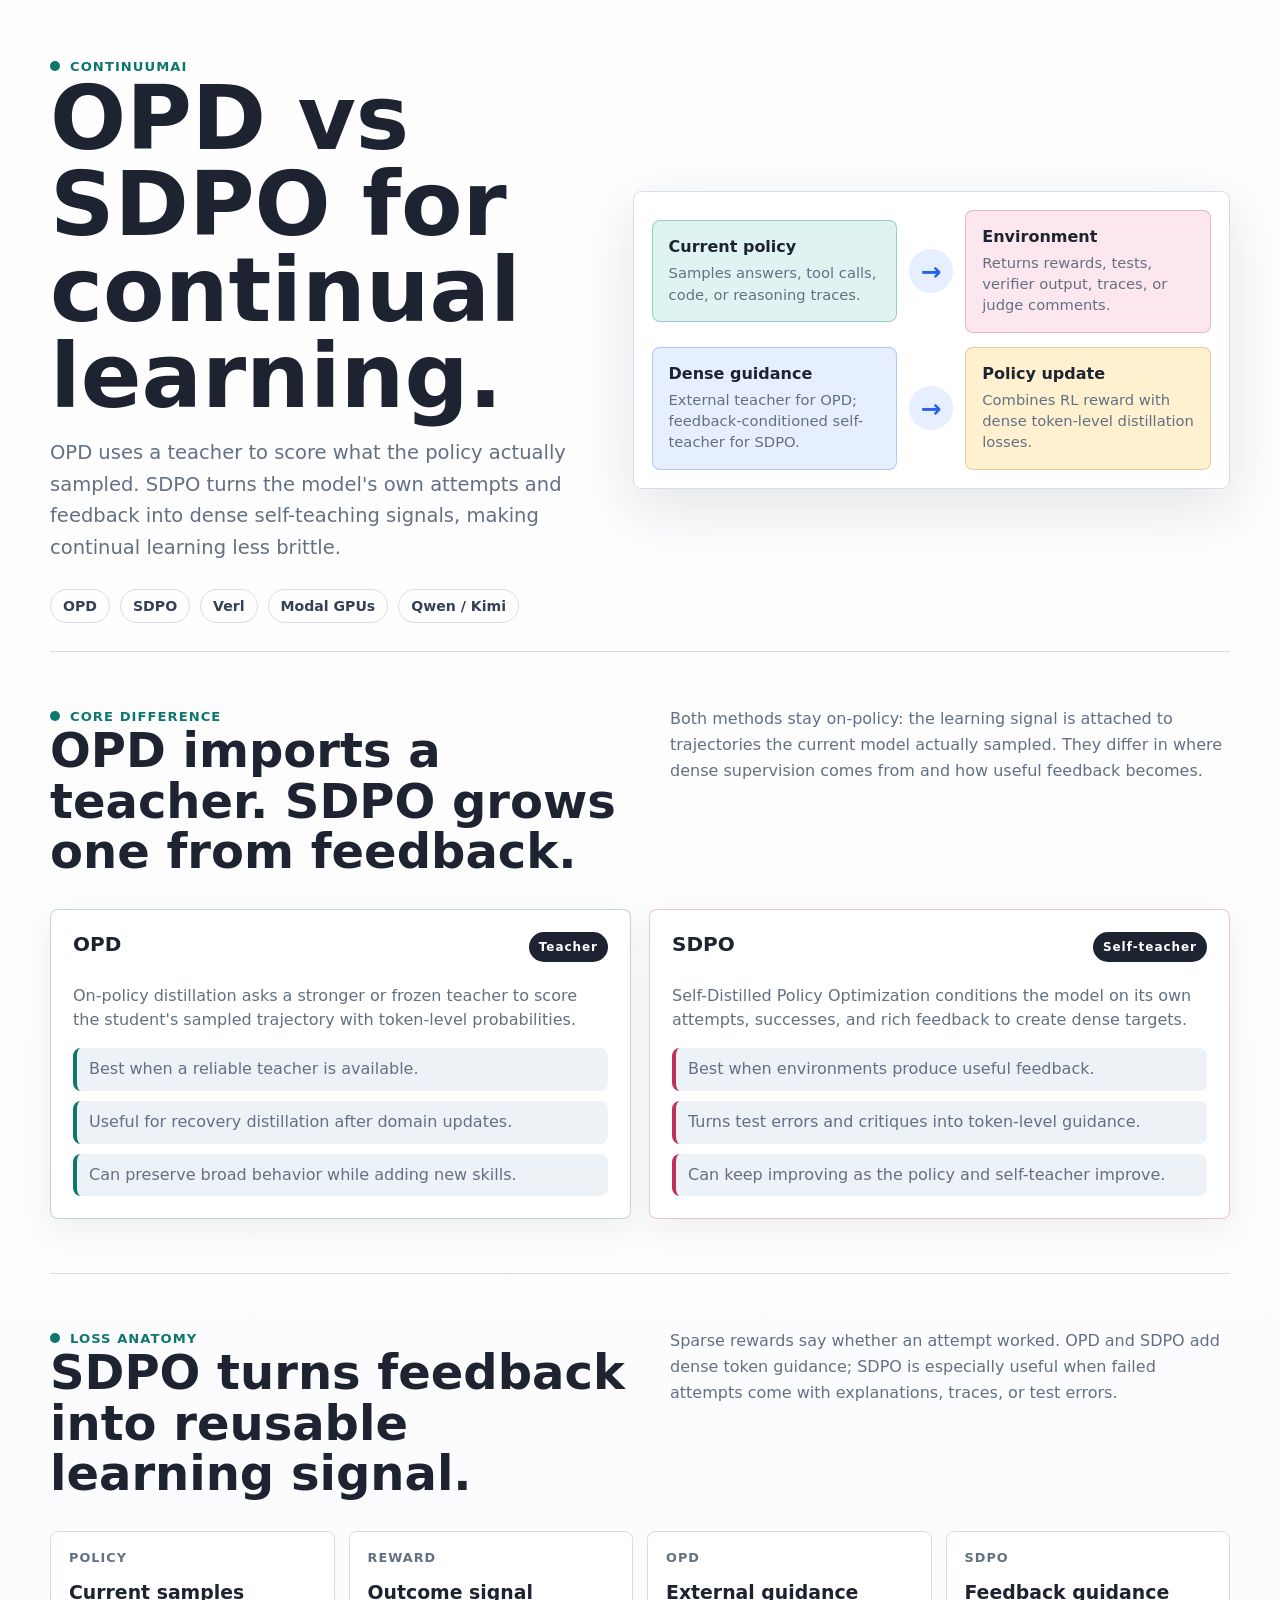
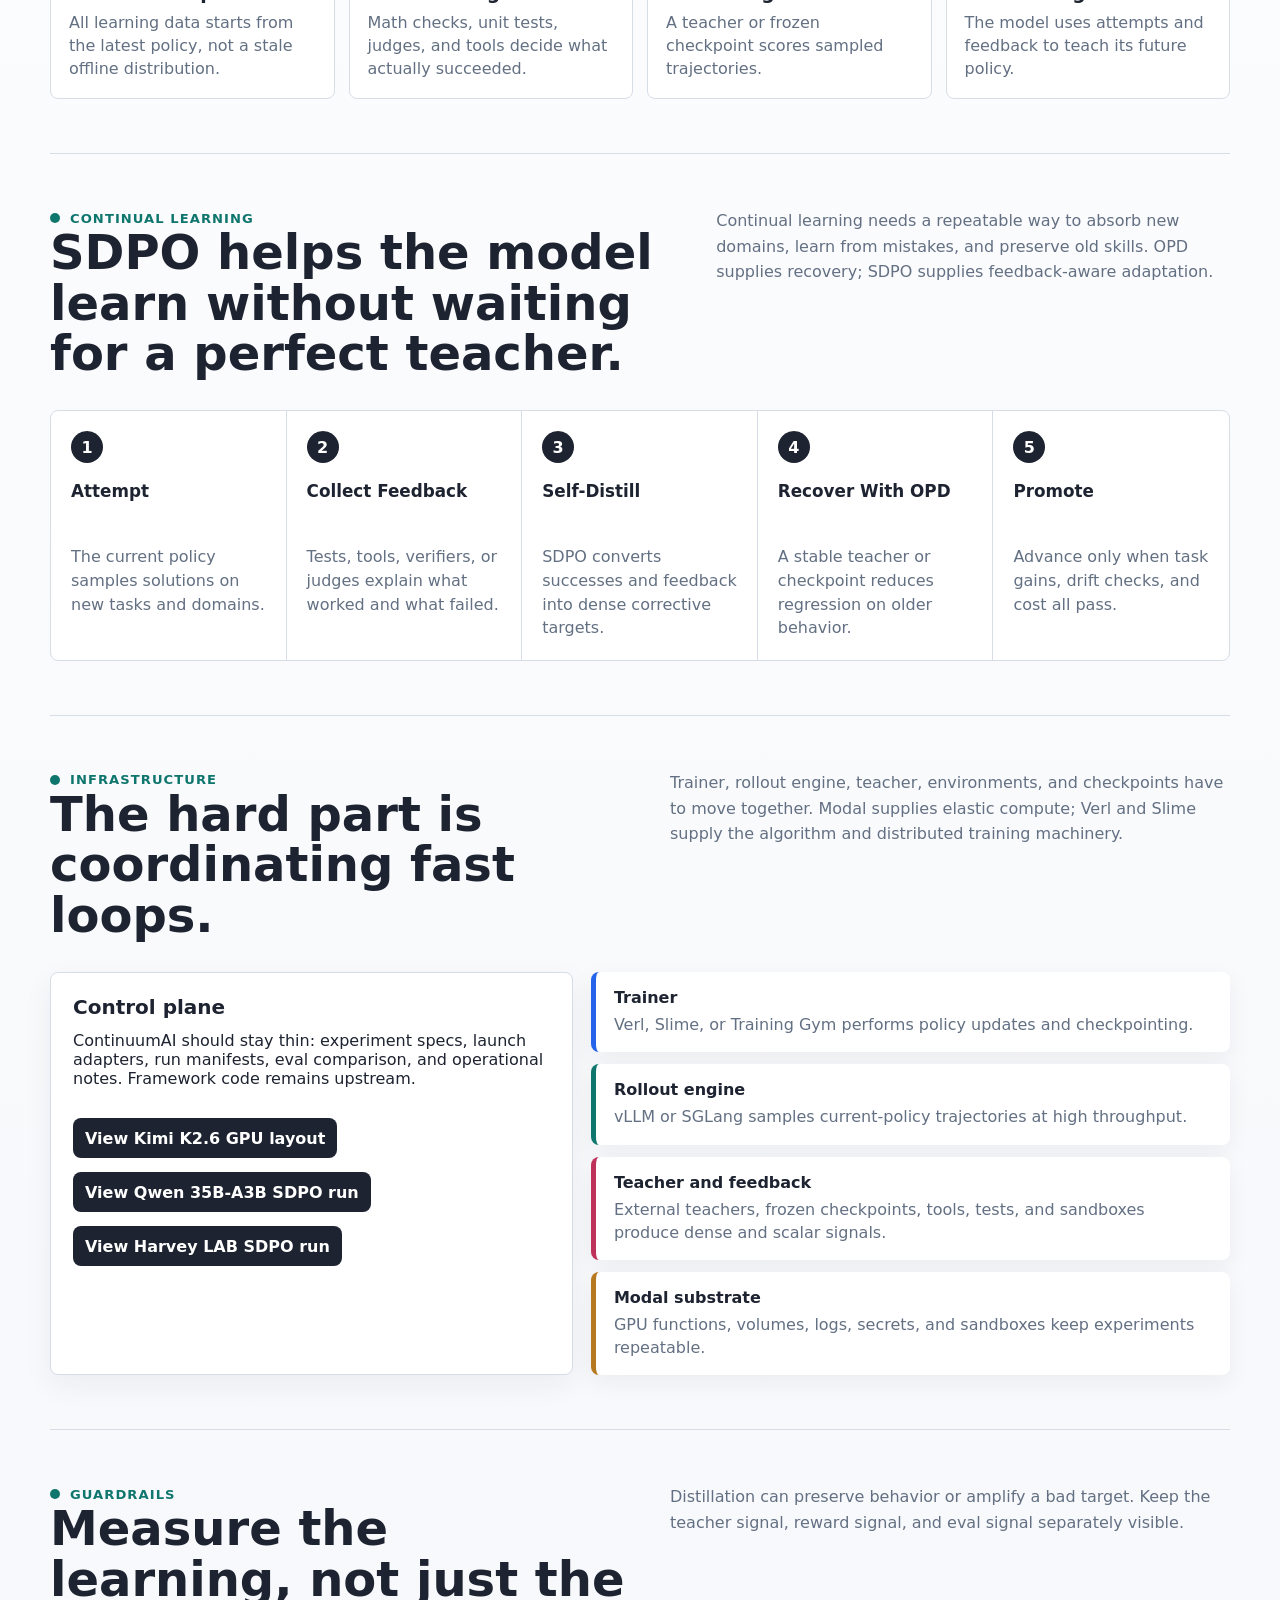
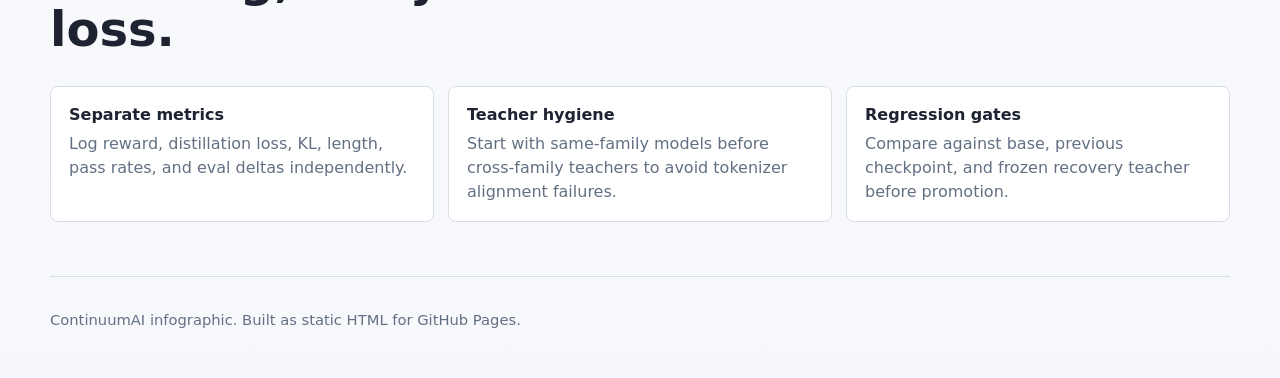
<file: docs/index.html>
<!doctype html>
<html lang="en">
  <head>
    <meta charset="utf-8" />
    <meta name="viewport" content="width=device-width, initial-scale=1" />
    <title>ContinuumAI: OPD vs SDPO for Continual Learning</title>
    <meta
      name="description"
      content="An infographic comparing on-policy distillation and Self-Distilled Policy Optimization for continual learning with open models."
    />
    <style>
      :root {
        color-scheme: light;
        --ink: #1d2330;
        --muted: #637083;
        --line: #d7dde7;
        --paper: #f7f8fb;
        --panel: #ffffff;
        --soft: #edf2f7;
        --teal: #0f766e;
        --teal-soft: #dff4f1;
        --blue: #2563eb;
        --blue-soft: #e6efff;
        --rose: #be3158;
        --rose-soft: #fde7ee;
        --amber: #b7791f;
        --amber-soft: #fff1cf;
        --green: #2f7d32;
        --green-soft: #e4f4df;
        --shadow: 0 18px 60px rgba(30, 41, 59, 0.12);
        font-family:
          Inter, ui-sans-serif, system-ui, -apple-system, BlinkMacSystemFont,
          "Segoe UI", sans-serif;
      }

      * {
        box-sizing: border-box;
      }

      body {
        margin: 0;
        color: var(--ink);
        background:
          linear-gradient(180deg, rgba(255, 255, 255, 0.92), rgba(247, 248, 251, 0.98)),
          var(--paper);
      }

      main {
        width: min(1180px, calc(100% - 32px));
        margin: 0 auto;
      }

      .hero {
        min-height: 68vh;
        display: grid;
        align-items: center;
        padding: 56px 0 28px;
        border-bottom: 1px solid var(--line);
      }

      .hero-grid {
        display: grid;
        grid-template-columns: minmax(0, 0.95fr) minmax(360px, 1.05fr);
        gap: 42px;
        align-items: center;
      }

      .eyebrow {
        display: inline-flex;
        align-items: center;
        gap: 10px;
        color: var(--teal);
        font-size: 0.82rem;
        font-weight: 800;
        letter-spacing: 0.08em;
        text-transform: uppercase;
      }

      .eyebrow::before {
        content: "";
        width: 10px;
        height: 10px;
        border-radius: 999px;
        background: var(--teal);
      }

      h1,
      h2,
      h3,
      p {
        margin-top: 0;
      }

      h1 {
        max-width: 780px;
        margin-bottom: 18px;
        font-size: 5.6rem;
        line-height: 0.96;
        letter-spacing: 0;
      }

      .lede {
        max-width: 720px;
        margin-bottom: 26px;
        color: var(--muted);
        font-size: 1.22rem;
        line-height: 1.62;
      }

      .tag-row {
        display: flex;
        flex-wrap: wrap;
        gap: 10px;
      }

      .tag {
        border: 1px solid var(--line);
        border-radius: 999px;
        background: rgba(255, 255, 255, 0.74);
        padding: 8px 12px;
        color: #344054;
        font-size: 0.88rem;
        font-weight: 700;
      }

      .system-map {
        position: relative;
        display: grid;
        gap: 14px;
        padding: 18px;
        border: 1px solid var(--line);
        border-radius: 8px;
        background: rgba(255, 255, 255, 0.82);
        box-shadow: var(--shadow);
      }

      .map-row {
        display: grid;
        grid-template-columns: 1fr 44px 1fr;
        gap: 12px;
        align-items: center;
      }

      .node {
        min-height: 98px;
        border: 1px solid var(--line);
        border-radius: 8px;
        background: var(--panel);
        padding: 16px;
      }

      .node strong {
        display: block;
        margin-bottom: 6px;
        font-size: 1rem;
      }

      .node span {
        color: var(--muted);
        font-size: 0.92rem;
        line-height: 1.45;
      }

      .arrow {
        display: grid;
        place-items: center;
        width: 44px;
        height: 44px;
        border-radius: 999px;
        color: var(--blue);
        background: var(--blue-soft);
        font-size: 1.55rem;
        font-weight: 900;
      }

      .node.policy {
        border-color: rgba(15, 118, 110, 0.32);
        background: var(--teal-soft);
      }

      .node.teacher {
        border-color: rgba(37, 99, 235, 0.28);
        background: var(--blue-soft);
      }

      .node.feedback {
        border-color: rgba(190, 49, 88, 0.28);
        background: var(--rose-soft);
      }

      .node.update {
        border-color: rgba(183, 121, 31, 0.3);
        background: var(--amber-soft);
      }

      section {
        padding: 54px 0;
        border-bottom: 1px solid var(--line);
      }

      .section-head {
        display: flex;
        justify-content: space-between;
        gap: 28px;
        margin-bottom: 24px;
      }

      h2 {
        margin-bottom: 8px;
        font-size: 3rem;
        line-height: 1.05;
        letter-spacing: 0;
      }

      .section-head p {
        max-width: 560px;
        color: var(--muted);
        line-height: 1.6;
      }

      .compare {
        display: grid;
        grid-template-columns: repeat(2, minmax(0, 1fr));
        gap: 18px;
      }

      .method-card {
        display: grid;
        gap: 16px;
      }

      .method-top {
        display: flex;
        justify-content: space-between;
        gap: 14px;
        align-items: start;
      }

      .badge {
        display: inline-flex;
        align-items: center;
        min-height: 30px;
        border-radius: 999px;
        padding: 6px 10px;
        color: var(--panel);
        background: var(--ink);
        font-size: 0.75rem;
        font-weight: 900;
        letter-spacing: 0.08em;
      }

      .method-card p {
        margin: 0;
        color: var(--muted);
        line-height: 1.52;
      }

      .signal-list {
        display: grid;
        gap: 10px;
        margin: 0;
        padding: 0;
        list-style: none;
      }

      .signal-list li {
        border-left: 4px solid var(--teal);
        border-radius: 8px;
        background: var(--soft);
        padding: 10px 12px;
        color: var(--muted);
        line-height: 1.42;
      }

      .method-card.sdpo .signal-list li {
        border-left-color: var(--rose);
      }

      .method-card.sdpo {
        border-color: rgba(190, 49, 88, 0.28);
      }

      .method-card.opd {
        border-color: rgba(15, 118, 110, 0.28);
      }

      .panel {
        border: 1px solid var(--line);
        border-radius: 8px;
        background: var(--panel);
        padding: 22px;
        box-shadow: 0 10px 30px rgba(30, 41, 59, 0.06);
      }

      .panel h3 {
        margin-bottom: 12px;
        font-size: 1.25rem;
      }

      .panel-link {
        display: inline-flex;
        align-items: center;
        min-height: 40px;
        margin-top: 14px;
        border-radius: 8px;
        padding: 10px 12px;
        color: #ffffff;
        background: var(--ink);
        font-weight: 800;
        text-decoration: none;
      }

      .panel-link:focus,
      .panel-link:hover {
        background: var(--blue);
      }

      .step-list {
        display: grid;
        gap: 12px;
        margin: 0;
        padding: 0;
        list-style: none;
      }

      .step-list li {
        display: grid;
        grid-template-columns: 34px 1fr;
        gap: 12px;
        align-items: start;
        color: var(--muted);
        line-height: 1.5;
      }

      .num {
        display: grid;
        place-items: center;
        width: 30px;
        height: 30px;
        border-radius: 999px;
        background: var(--soft);
        color: var(--ink);
        font-weight: 800;
        font-size: 0.82rem;
      }

      .loss-strip {
        display: grid;
        grid-template-columns: repeat(4, minmax(0, 1fr));
        gap: 14px;
      }

      .metric {
        min-height: 152px;
        border-radius: 8px;
        padding: 18px;
        border: 1px solid var(--line);
        background: var(--panel);
      }

      .metric .label {
        display: block;
        margin-bottom: 16px;
        color: var(--muted);
        font-size: 0.8rem;
        font-weight: 800;
        text-transform: uppercase;
        letter-spacing: 0.08em;
      }

      .metric strong {
        display: block;
        margin-bottom: 8px;
        font-size: 1.18rem;
      }

      .metric p {
        margin: 0;
        color: var(--muted);
        line-height: 1.45;
      }

      .timeline {
        display: grid;
        grid-template-columns: repeat(5, minmax(0, 1fr));
        gap: 0;
        border: 1px solid var(--line);
        border-radius: 8px;
        overflow: hidden;
        background: var(--panel);
      }

      .phase {
        min-height: 220px;
        padding: 20px;
        border-right: 1px solid var(--line);
      }

      .phase:last-child {
        border-right: 0;
      }

      .phase b {
        display: inline-grid;
        place-items: center;
        width: 32px;
        height: 32px;
        margin-bottom: 18px;
        border-radius: 999px;
        color: var(--panel);
        background: var(--ink);
      }

      .phase h3 {
        min-height: 54px;
        margin-bottom: 10px;
        font-size: 1.05rem;
      }

      .phase p {
        margin: 0;
        color: var(--muted);
        line-height: 1.48;
      }

      .stack {
        display: grid;
        grid-template-columns: 0.9fr 1.1fr;
        gap: 18px;
      }

      .rail {
        display: grid;
        gap: 12px;
      }

      .rail-item {
        border-left: 5px solid var(--blue);
        border-radius: 8px;
        background: var(--panel);
        padding: 16px 18px;
        box-shadow: 0 8px 24px rgba(30, 41, 59, 0.06);
      }

      .rail-item:nth-child(2) {
        border-left-color: var(--teal);
      }

      .rail-item:nth-child(3) {
        border-left-color: var(--rose);
      }

      .rail-item:nth-child(4) {
        border-left-color: var(--amber);
      }

      .rail-item strong {
        display: block;
        margin-bottom: 6px;
      }

      .rail-item span {
        color: var(--muted);
        line-height: 1.45;
      }

      .guardrails {
        display: grid;
        grid-template-columns: repeat(3, minmax(0, 1fr));
        gap: 14px;
      }

      .guard {
        border: 1px solid var(--line);
        border-radius: 8px;
        background: var(--panel);
        padding: 18px;
      }

      .guard strong {
        display: block;
        margin-bottom: 8px;
      }

      .guard p {
        margin: 0;
        color: var(--muted);
        line-height: 1.48;
      }

      footer {
        padding: 34px 0 50px;
        color: var(--muted);
        font-size: 0.92rem;
      }

      @media (max-width: 900px) {
        main {
          width: min(100% - 24px, 720px);
        }

        .hero {
          min-height: auto;
          padding-top: 38px;
        }

        .hero-grid,
        .compare,
        .stack,
        .section-head {
          grid-template-columns: 1fr;
        }

        .section-head {
          display: grid;
        }

        h1 {
          font-size: 3.7rem;
        }

        h2 {
          font-size: 2.3rem;
        }

        .lede {
          font-size: 1.1rem;
        }

        .loss-strip,
        .guardrails {
          grid-template-columns: repeat(2, minmax(0, 1fr));
        }

        .timeline {
          grid-template-columns: 1fr;
        }

        .phase {
          min-height: auto;
          border-right: 0;
          border-bottom: 1px solid var(--line);
        }

        .phase:last-child {
          border-bottom: 0;
        }
      }

      @media (max-width: 560px) {
        h1 {
          font-size: 2.6rem;
        }

        h2 {
          font-size: 1.9rem;
        }

        .map-row {
          grid-template-columns: 1fr;
        }

        .arrow {
          transform: rotate(90deg);
        }

        .loss-strip,
        .guardrails {
          grid-template-columns: 1fr;
        }
      }
    </style>
  </head>
  <body>
    <main>
      <header class="hero">
        <div class="hero-grid">
          <div>
            <div class="eyebrow">ContinuumAI</div>
            <h1>OPD vs SDPO for continual learning.</h1>
            <p class="lede">
              OPD uses a teacher to score what the policy actually sampled.
              SDPO turns the model's own attempts and feedback into dense
              self-teaching signals, making continual learning less brittle.
            </p>
            <div class="tag-row" aria-label="Key technologies">
              <span class="tag">OPD</span>
              <span class="tag">SDPO</span>
              <span class="tag">Verl</span>
              <span class="tag">Modal GPUs</span>
              <span class="tag">Qwen / Kimi</span>
            </div>
          </div>

          <div class="system-map" aria-label="On-policy learning loop diagram">
            <div class="map-row">
              <div class="node policy">
                <strong>Current policy</strong>
                <span>Samples answers, tool calls, code, or reasoning traces.</span>
              </div>
              <div class="arrow">→</div>
              <div class="node feedback">
                <strong>Environment</strong>
                <span>Returns rewards, tests, verifier output, traces, or judge comments.</span>
              </div>
            </div>
            <div class="map-row">
              <div class="node teacher">
                <strong>Dense guidance</strong>
                <span>External teacher for OPD; feedback-conditioned self-teacher for SDPO.</span>
              </div>
              <div class="arrow">→</div>
              <div class="node update">
                <strong>Policy update</strong>
                <span>Combines RL reward with dense token-level distillation losses.</span>
              </div>
            </div>
          </div>
        </div>
      </header>

      <section>
        <div class="section-head">
          <div>
            <div class="eyebrow">Core Difference</div>
            <h2>OPD imports a teacher. SDPO grows one from feedback.</h2>
          </div>
          <p>
            Both methods stay on-policy: the learning signal is attached to
            trajectories the current model actually sampled. They differ in
            where dense supervision comes from and how useful feedback becomes.
          </p>
        </div>

        <div class="compare">
          <article class="panel method-card opd">
            <div class="method-top">
              <h3>OPD</h3>
              <span class="badge">Teacher</span>
            </div>
            <p>
              On-policy distillation asks a stronger or frozen teacher to score
              the student's sampled trajectory with token-level probabilities.
            </p>
            <ul class="signal-list">
              <li>Best when a reliable teacher is available.</li>
              <li>Useful for recovery distillation after domain updates.</li>
              <li>Can preserve broad behavior while adding new skills.</li>
            </ul>
          </article>

          <article class="panel method-card sdpo">
            <div class="method-top">
              <h3>SDPO</h3>
              <span class="badge">Self-teacher</span>
            </div>
            <p>
              Self-Distilled Policy Optimization conditions the model on its
              own attempts, successes, and rich feedback to create dense targets.
            </p>
            <ul class="signal-list">
              <li>Best when environments produce useful feedback.</li>
              <li>Turns test errors and critiques into token-level guidance.</li>
              <li>Can keep improving as the policy and self-teacher improve.</li>
            </ul>
          </article>
        </div>
      </section>

      <section>
        <div class="section-head">
          <div>
            <div class="eyebrow">Loss Anatomy</div>
            <h2>SDPO turns feedback into reusable learning signal.</h2>
          </div>
          <p>
            Sparse rewards say whether an attempt worked. OPD and SDPO add
            dense token guidance; SDPO is especially useful when failed attempts
            come with explanations, traces, or test errors.
          </p>
        </div>

        <div class="loss-strip">
          <article class="metric">
            <span class="label">Policy</span>
            <strong>Current samples</strong>
            <p>All learning data starts from the latest policy, not a stale offline distribution.</p>
          </article>
          <article class="metric">
            <span class="label">Reward</span>
            <strong>Outcome signal</strong>
            <p>Math checks, unit tests, judges, and tools decide what actually succeeded.</p>
          </article>
          <article class="metric">
            <span class="label">OPD</span>
            <strong>External guidance</strong>
            <p>A teacher or frozen checkpoint scores sampled trajectories.</p>
          </article>
          <article class="metric">
            <span class="label">SDPO</span>
            <strong>Feedback guidance</strong>
            <p>The model uses attempts and feedback to teach its future policy.</p>
          </article>
        </div>
      </section>

      <section>
        <div class="section-head">
          <div>
            <div class="eyebrow">Continual Learning</div>
            <h2>SDPO helps the model learn without waiting for a perfect teacher.</h2>
          </div>
          <p>
            Continual learning needs a repeatable way to absorb new domains,
            learn from mistakes, and preserve old skills. OPD supplies recovery;
            SDPO supplies feedback-aware adaptation.
          </p>
        </div>

        <div class="timeline" aria-label="Continual learning phases">
          <article class="phase">
            <b>1</b>
            <h3>Attempt</h3>
            <p>The current policy samples solutions on new tasks and domains.</p>
          </article>
          <article class="phase">
            <b>2</b>
            <h3>Collect Feedback</h3>
            <p>Tests, tools, verifiers, or judges explain what worked and what failed.</p>
          </article>
          <article class="phase">
            <b>3</b>
            <h3>Self-Distill</h3>
            <p>SDPO converts successes and feedback into dense corrective targets.</p>
          </article>
          <article class="phase">
            <b>4</b>
            <h3>Recover With OPD</h3>
            <p>A stable teacher or checkpoint reduces regression on older behavior.</p>
          </article>
          <article class="phase">
            <b>5</b>
            <h3>Promote</h3>
            <p>Advance only when task gains, drift checks, and cost all pass.</p>
          </article>
        </div>
      </section>

      <section>
        <div class="section-head">
          <div>
            <div class="eyebrow">Infrastructure</div>
            <h2>The hard part is coordinating fast loops.</h2>
          </div>
          <p>
            Trainer, rollout engine, teacher, environments, and checkpoints have
            to move together. Modal supplies elastic compute; Verl and Slime
            supply the algorithm and distributed training machinery.
          </p>
        </div>

        <div class="stack">
          <div class="panel">
            <h3>Control plane</h3>
            <p>
              ContinuumAI should stay thin: experiment specs, launch adapters,
              run manifests, eval comparison, and operational notes. Framework
              code remains upstream.
            </p>
            <a class="panel-link" href="kimi-k26-gpu-layout.html">
              View Kimi K2.6 GPU layout
            </a>
            <a class="panel-link" href="qwen-35b-a3b-sdpo.html">
              View Qwen 35B-A3B SDPO run
            </a>
            <a class="panel-link" href="harvey-lab-sdpo.html">
              View Harvey LAB SDPO run
            </a>
          </div>

          <div class="rail">
            <div class="rail-item">
              <strong>Trainer</strong>
              <span>Verl, Slime, or Training Gym performs policy updates and checkpointing.</span>
            </div>
            <div class="rail-item">
              <strong>Rollout engine</strong>
              <span>vLLM or SGLang samples current-policy trajectories at high throughput.</span>
            </div>
            <div class="rail-item">
              <strong>Teacher and feedback</strong>
              <span>External teachers, frozen checkpoints, tools, tests, and sandboxes produce dense and scalar signals.</span>
            </div>
            <div class="rail-item">
              <strong>Modal substrate</strong>
              <span>GPU functions, volumes, logs, secrets, and sandboxes keep experiments repeatable.</span>
            </div>
          </div>
        </div>
      </section>

      <section>
        <div class="section-head">
          <div>
            <div class="eyebrow">Guardrails</div>
            <h2>Measure the learning, not just the loss.</h2>
          </div>
          <p>
            Distillation can preserve behavior or amplify a bad target. Keep the
            teacher signal, reward signal, and eval signal separately visible.
          </p>
        </div>

        <div class="guardrails">
          <article class="guard">
            <strong>Separate metrics</strong>
            <p>Log reward, distillation loss, KL, length, pass rates, and eval deltas independently.</p>
          </article>
          <article class="guard">
            <strong>Teacher hygiene</strong>
            <p>Start with same-family models before cross-family teachers to avoid tokenizer alignment failures.</p>
          </article>
          <article class="guard">
            <strong>Regression gates</strong>
            <p>Compare against base, previous checkpoint, and frozen recovery teacher before promotion.</p>
          </article>
        </div>
      </section>

      <footer>
        ContinuumAI infographic. Built as static HTML for GitHub Pages.
      </footer>
    </main>
  </body>
</html>
</file>
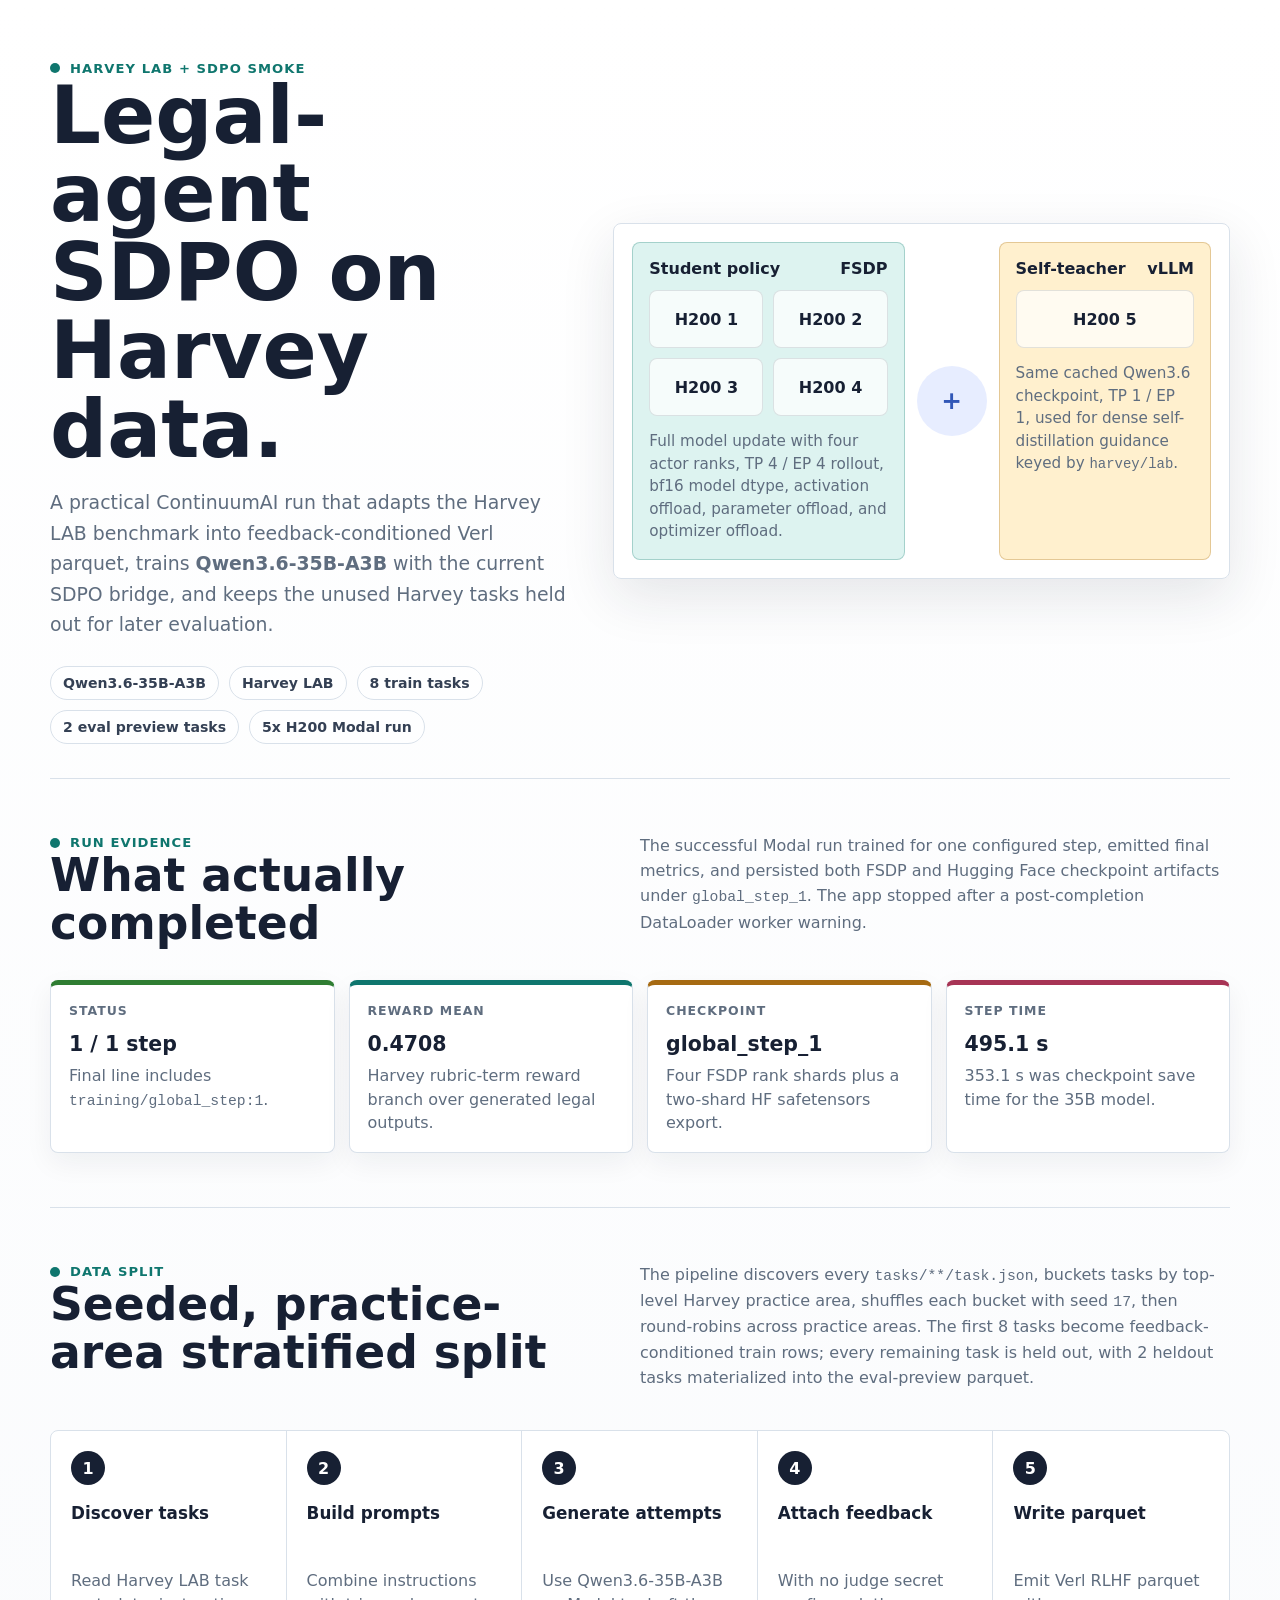
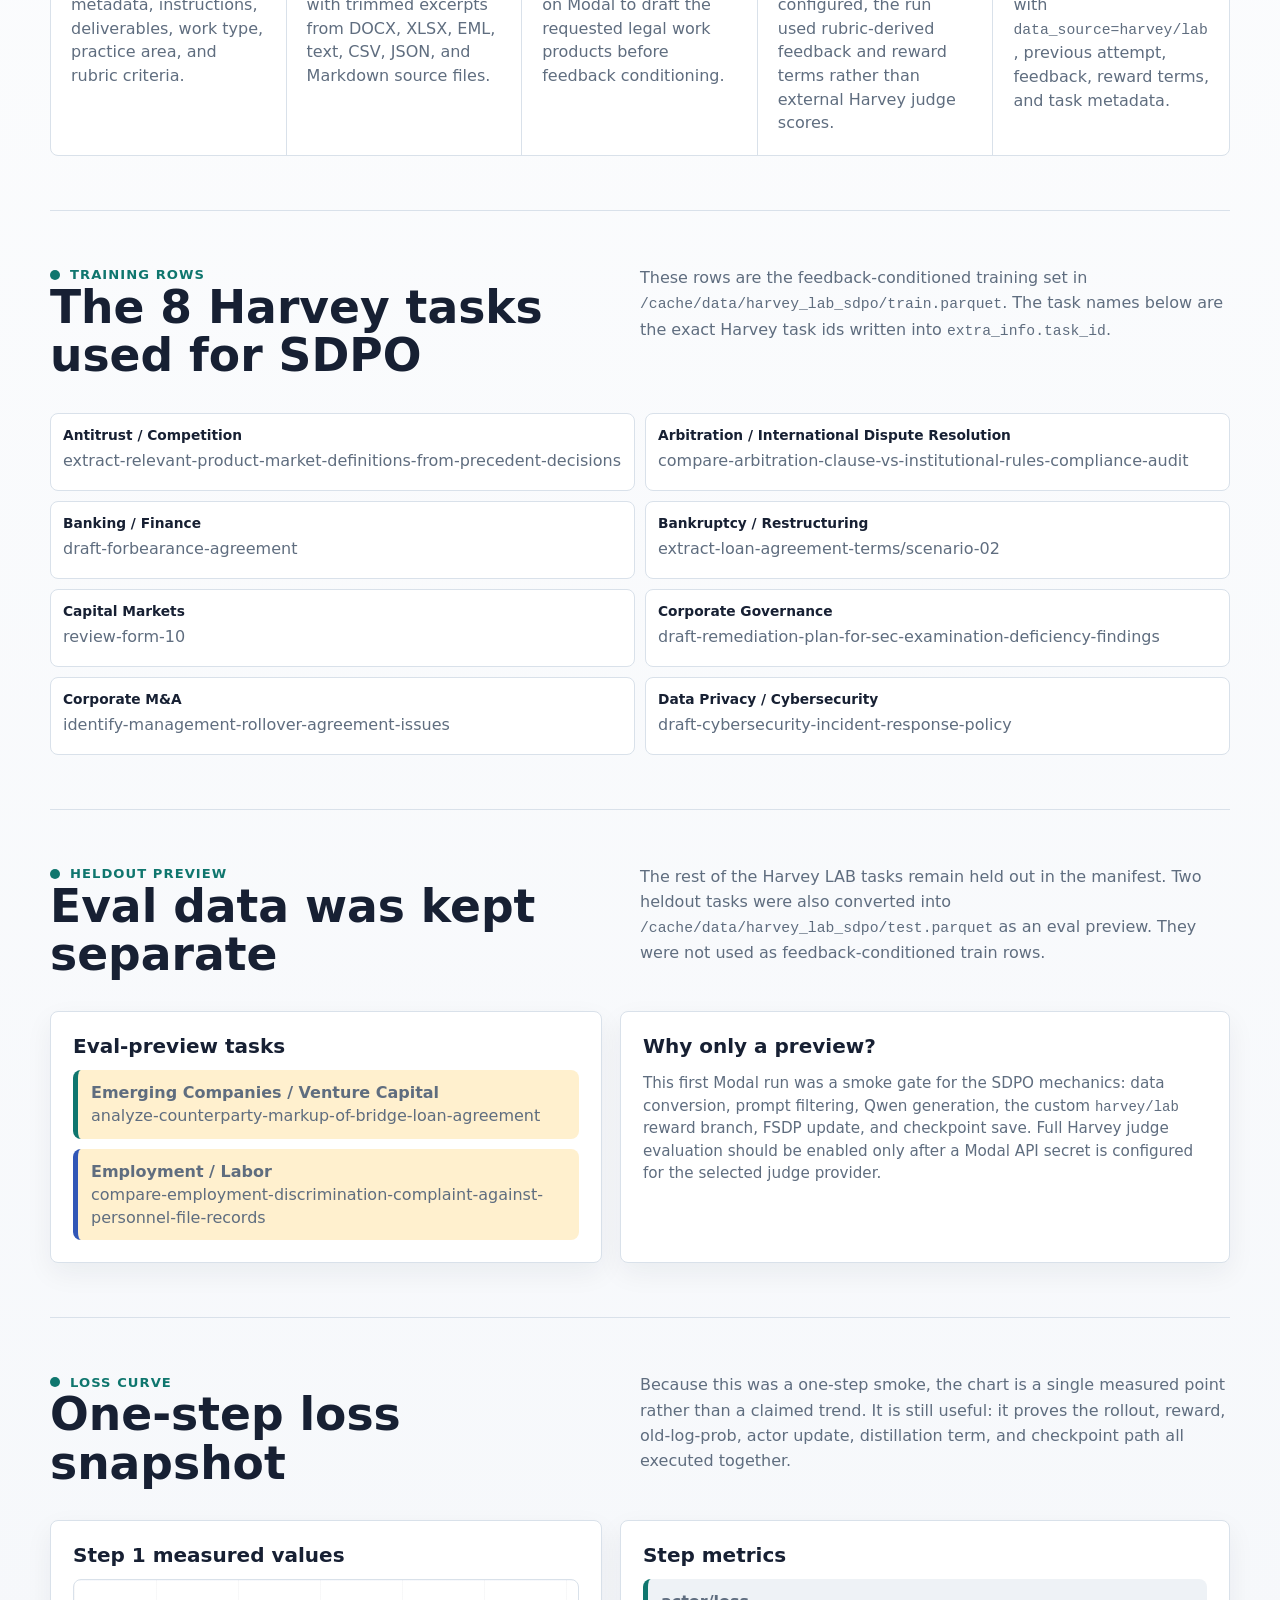
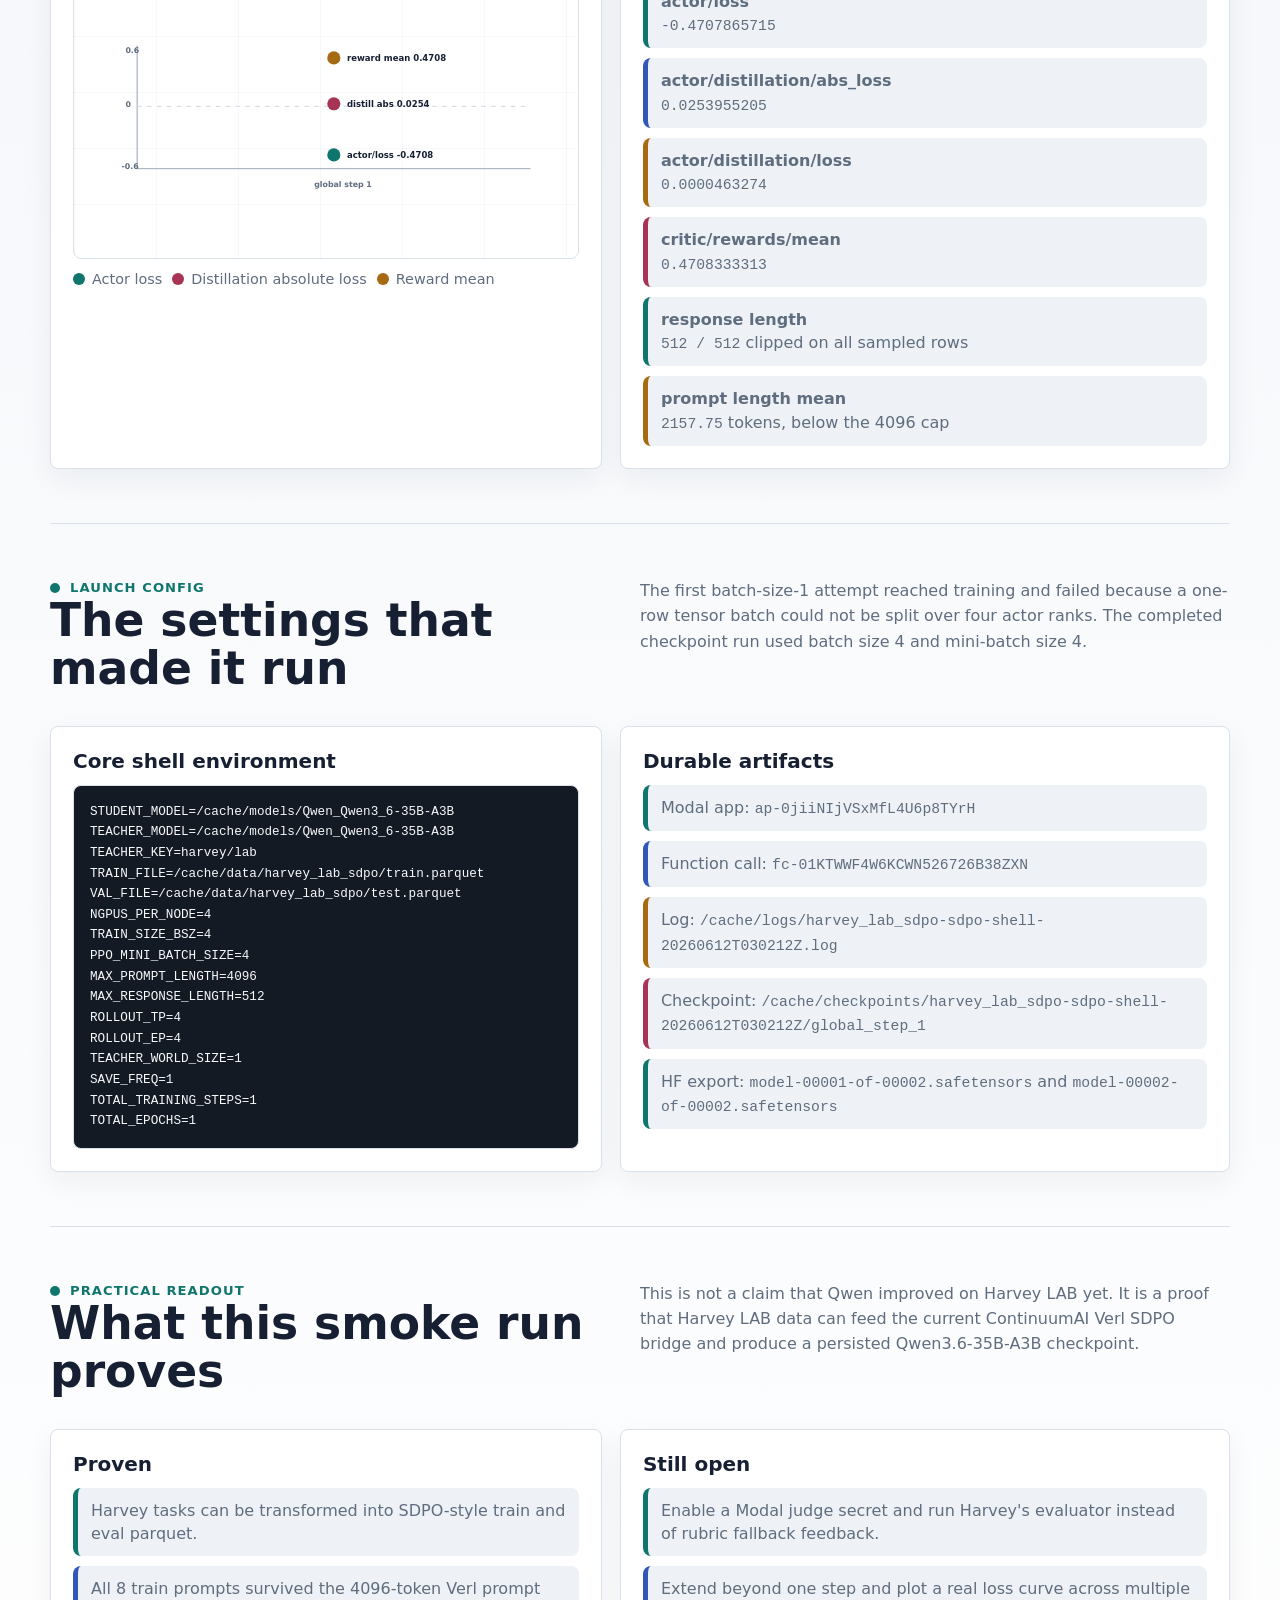
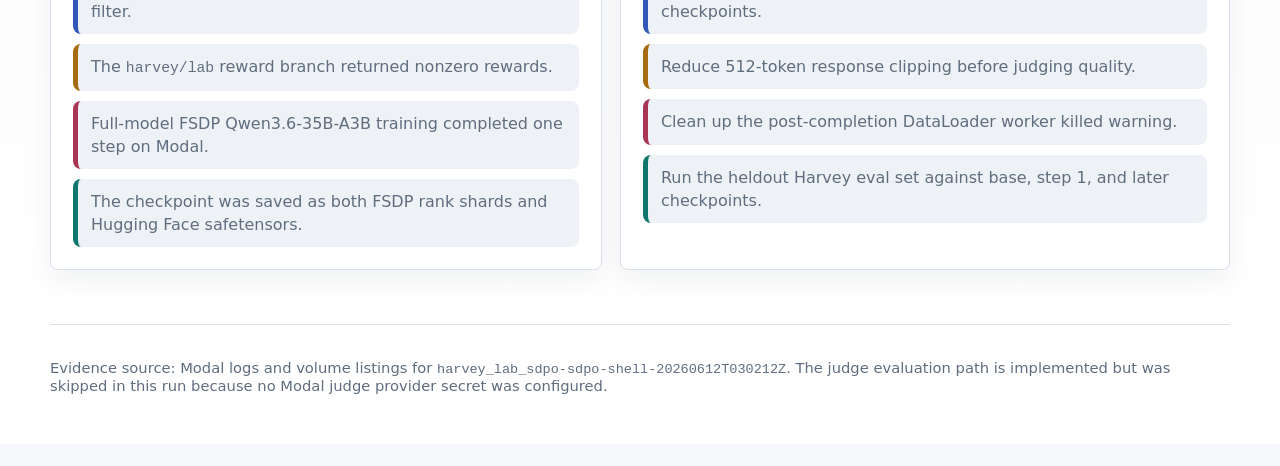
<file: docs/harvey-lab-sdpo.html>
<!doctype html>
<html lang="en">
  <head>
    <meta charset="utf-8" />
    <meta name="viewport" content="width=device-width, initial-scale=1" />
    <title>Harvey LAB SDPO training on Qwen3.6-35B-A3B</title>
    <meta
      name="description"
      content="Infographic for the ContinuumAI Harvey LAB SDPO smoke run on Modal with Verl, Qwen3.6-35B-A3B, a legal-agent task split, and persisted checkpoint evidence."
    />
    <style>
      :root {
        color-scheme: light;
        --ink: #172033;
        --muted: #5f6d7f;
        --line: #d9e1ea;
        --paper: #f6f8fb;
        --panel: #ffffff;
        --teal: #0f766e;
        --teal-soft: #ddf3f0;
        --blue: #3157b7;
        --blue-soft: #e7edff;
        --wine: #a73455;
        --wine-soft: #fbe5ed;
        --gold: #a66a12;
        --gold-soft: #fff0ce;
        --green: #2f7d32;
        --green-soft: #e3f2de;
        --slate-soft: #eef2f6;
        --shadow: 0 18px 54px rgba(23, 32, 51, 0.11);
        font-family:
          Inter, ui-sans-serif, system-ui, -apple-system, BlinkMacSystemFont,
          "Segoe UI", sans-serif;
      }

      * {
        box-sizing: border-box;
      }

      body {
        margin: 0;
        color: var(--ink);
        background:
          linear-gradient(180deg, #ffffff 0%, var(--paper) 62%, #ffffff 100%),
          var(--paper);
      }

      code {
        font-family:
          "SFMono-Regular", Consolas, "Liberation Mono", Menlo, monospace;
        font-size: 0.92em;
        overflow-wrap: anywhere;
      }

      main {
        width: min(1180px, calc(100% - 32px));
        margin: 0 auto;
      }

      .hero {
        min-height: 72vh;
        display: grid;
        align-items: center;
        padding: 58px 0 34px;
        border-bottom: 1px solid var(--line);
      }

      .hero-grid {
        display: grid;
        grid-template-columns: minmax(0, 0.92fr) minmax(390px, 1.08fr);
        gap: 38px;
        align-items: center;
      }

      .eyebrow {
        display: inline-flex;
        align-items: center;
        gap: 10px;
        color: var(--teal);
        font-size: 0.82rem;
        font-weight: 850;
        letter-spacing: 0.08em;
        text-transform: uppercase;
      }

      .eyebrow::before {
        content: "";
        width: 10px;
        height: 10px;
        border-radius: 999px;
        background: var(--teal);
      }

      h1,
      h2,
      h3,
      p {
        margin-top: 0;
      }

      h1 {
        max-width: 780px;
        margin-bottom: 18px;
        font-size: 5rem;
        line-height: 0.98;
        letter-spacing: 0;
      }

      h2 {
        margin-bottom: 8px;
        font-size: 2.85rem;
        line-height: 1.06;
        letter-spacing: 0;
      }

      h3 {
        font-size: 1.2rem;
      }

      .lede {
        max-width: 720px;
        margin-bottom: 26px;
        color: var(--muted);
        font-size: 1.18rem;
        line-height: 1.62;
      }

      .tag-row,
      .link-row {
        display: flex;
        flex-wrap: wrap;
        gap: 10px;
      }

      .tag {
        border: 1px solid var(--line);
        border-radius: 999px;
        background: rgba(255, 255, 255, 0.78);
        padding: 8px 12px;
        color: #344054;
        font-size: 0.88rem;
        font-weight: 760;
      }

      .run-card {
        border: 1px solid var(--line);
        border-radius: 8px;
        background: rgba(255, 255, 255, 0.92);
        box-shadow: var(--shadow);
        padding: 18px;
      }

      .gpu-map {
        display: grid;
        grid-template-columns: 1fr 70px 0.78fr;
        gap: 12px;
        align-items: stretch;
      }

      .gpu-block {
        min-height: 246px;
        border: 1px solid var(--line);
        border-radius: 8px;
        padding: 16px;
        background: var(--panel);
      }

      .gpu-block.student {
        background: var(--teal-soft);
        border-color: rgba(15, 118, 110, 0.28);
      }

      .gpu-block.teacher {
        background: var(--gold-soft);
        border-color: rgba(166, 106, 18, 0.3);
      }

      .gpu-label {
        display: flex;
        justify-content: space-between;
        gap: 12px;
        margin-bottom: 12px;
        font-weight: 850;
      }

      .gpu-chip-grid {
        display: grid;
        grid-template-columns: repeat(2, minmax(0, 1fr));
        gap: 10px;
      }

      .chip {
        display: grid;
        place-items: center;
        min-height: 58px;
        border: 1px solid rgba(23, 32, 51, 0.12);
        border-radius: 8px;
        background: rgba(255, 255, 255, 0.72);
        font-weight: 850;
      }

      .teacher .gpu-chip-grid {
        grid-template-columns: 1fr;
      }

      .arrow {
        display: grid;
        place-items: center;
        align-self: center;
        width: 70px;
        min-height: 70px;
        border-radius: 999px;
        background: var(--blue-soft);
        color: var(--blue);
        font-size: 1.55rem;
        font-weight: 900;
      }

      .note {
        margin: 14px 0 0;
        color: var(--muted);
        font-size: 0.95rem;
        line-height: 1.48;
      }

      section {
        padding: 54px 0;
        border-bottom: 1px solid var(--line);
      }

      .section-head {
        display: flex;
        justify-content: space-between;
        gap: 28px;
        margin-bottom: 24px;
      }

      .section-head p {
        max-width: 590px;
        color: var(--muted);
        line-height: 1.58;
      }

      .metrics {
        display: grid;
        grid-template-columns: repeat(4, minmax(0, 1fr));
        gap: 14px;
      }

      .metric {
        min-height: 166px;
        border: 1px solid var(--line);
        border-radius: 8px;
        background: var(--panel);
        padding: 18px;
        box-shadow: 0 10px 28px rgba(23, 32, 51, 0.06);
      }

      .metric:nth-child(1) {
        border-top: 5px solid var(--green);
      }

      .metric:nth-child(2) {
        border-top: 5px solid var(--teal);
      }

      .metric:nth-child(3) {
        border-top: 5px solid var(--gold);
      }

      .metric:nth-child(4) {
        border-top: 5px solid var(--wine);
      }

      .label {
        display: block;
        margin-bottom: 14px;
        color: var(--muted);
        font-size: 0.78rem;
        font-weight: 850;
        letter-spacing: 0.08em;
        text-transform: uppercase;
      }

      .metric strong {
        display: block;
        margin-bottom: 8px;
        font-size: 1.28rem;
      }

      .metric p {
        margin: 0;
        color: var(--muted);
        line-height: 1.45;
      }

      .pipeline {
        display: grid;
        grid-template-columns: repeat(5, minmax(0, 1fr));
        border: 1px solid var(--line);
        border-radius: 8px;
        overflow: hidden;
        background: var(--panel);
      }

      .phase {
        min-height: 236px;
        padding: 20px;
        border-right: 1px solid var(--line);
      }

      .phase:last-child {
        border-right: 0;
      }

      .phase b {
        display: inline-grid;
        place-items: center;
        width: 34px;
        height: 34px;
        margin-bottom: 18px;
        border-radius: 999px;
        color: #ffffff;
        background: var(--ink);
      }

      .phase h3 {
        min-height: 56px;
        margin-bottom: 10px;
        font-size: 1.05rem;
      }

      .phase p {
        margin: 0;
        color: var(--muted);
        line-height: 1.48;
      }

      .split,
      .chart-grid {
        display: grid;
        grid-template-columns: minmax(0, 0.95fr) minmax(0, 1.05fr);
        gap: 18px;
      }

      .panel {
        min-width: 0;
        border: 1px solid var(--line);
        border-radius: 8px;
        background: var(--panel);
        padding: 22px;
        box-shadow: 0 10px 28px rgba(23, 32, 51, 0.06);
      }

      .panel h3 {
        margin-bottom: 12px;
        font-size: 1.25rem;
      }

      .list {
        display: grid;
        gap: 10px;
        margin: 0;
        padding: 0;
        list-style: none;
      }

      .list li {
        min-width: 0;
        border-left: 5px solid var(--teal);
        border-radius: 8px;
        background: var(--slate-soft);
        padding: 11px 13px;
        color: var(--muted);
        line-height: 1.45;
        overflow-wrap: anywhere;
      }

      .list li:nth-child(2n) {
        border-left-color: var(--blue);
      }

      .list li:nth-child(3n) {
        border-left-color: var(--gold);
      }

      .list li:nth-child(4n) {
        border-left-color: var(--wine);
      }

      .task-list {
        display: grid;
        grid-template-columns: repeat(2, minmax(0, 1fr));
        gap: 10px;
        margin: 0;
        padding: 0;
        list-style: none;
      }

      .task-list li {
        min-height: 78px;
        border: 1px solid var(--line);
        border-radius: 8px;
        background: var(--panel);
        padding: 12px;
        color: var(--muted);
        line-height: 1.38;
        overflow-wrap: anywhere;
      }

      .task-list strong {
        display: block;
        margin-bottom: 5px;
        color: var(--ink);
        font-size: 0.86rem;
      }

      .eval-list li {
        background: var(--gold-soft);
      }

      .chart-panel {
        min-height: 390px;
      }

      .chart-wrap {
        position: relative;
        min-height: 280px;
        border: 1px solid var(--line);
        border-radius: 8px;
        background:
          linear-gradient(180deg, rgba(49, 87, 183, 0.08), transparent 1px) 0 0 / 100% 56px,
          linear-gradient(90deg, rgba(23, 32, 51, 0.06), transparent 1px) 0 0 / 82px 100%,
          #ffffff;
        padding: 16px;
      }

      .chart-svg {
        width: 100%;
        min-height: 230px;
        display: block;
      }

      .axis-label {
        fill: var(--muted);
        font-size: 12px;
        font-weight: 700;
      }

      .dot-label {
        fill: var(--ink);
        font-size: 13px;
        font-weight: 850;
      }

      .legend {
        display: flex;
        flex-wrap: wrap;
        gap: 10px;
        margin-top: 12px;
        color: var(--muted);
        font-size: 0.9rem;
      }

      .legend span {
        display: inline-flex;
        align-items: center;
        gap: 7px;
      }

      .legend span::before {
        content: "";
        width: 12px;
        height: 12px;
        border-radius: 999px;
        background: var(--teal);
      }

      .legend .distill::before {
        background: var(--wine);
      }

      .legend .reward::before {
        background: var(--gold);
      }

      .code-block {
        overflow-x: auto;
        margin: 0;
        border: 1px solid var(--line);
        border-radius: 8px;
        background: #141a24;
        color: #f7f9fc;
        padding: 16px;
        font-size: 0.86rem;
        line-height: 1.5;
      }

      .button {
        display: inline-flex;
        align-items: center;
        min-height: 40px;
        border-radius: 8px;
        padding: 10px 12px;
        color: #ffffff;
        background: var(--ink);
        font-weight: 820;
        text-decoration: none;
      }

      .button:hover,
      .button:focus {
        background: var(--blue);
      }

      footer {
        padding: 34px 0 50px;
        color: var(--muted);
        font-size: 0.92rem;
      }

      @media (max-width: 980px) {
        main {
          width: min(100% - 24px, 760px);
        }

        .hero {
          min-height: auto;
          padding-top: 38px;
        }

        .hero-grid,
        .gpu-map,
        .section-head,
        .split,
        .chart-grid {
          grid-template-columns: minmax(0, 1fr);
        }

        .section-head {
          display: grid;
        }

        .arrow {
          width: 100%;
          min-height: 50px;
          border-radius: 8px;
        }

        h1 {
          font-size: 3.35rem;
        }

        h2 {
          font-size: 2.2rem;
        }

        .metrics,
        .pipeline,
        .task-list {
          grid-template-columns: 1fr;
        }

        .phase {
          min-height: auto;
          border-right: 0;
          border-bottom: 1px solid var(--line);
        }

        .phase:last-child {
          border-bottom: 0;
        }
      }

      @media (max-width: 560px) {
        h1 {
          font-size: 2.7rem;
        }

        h2 {
          font-size: 1.9rem;
        }
      }
    </style>
  </head>
  <body>
    <main>
      <header class="hero">
        <div class="hero-grid">
          <div>
            <span class="eyebrow">Harvey LAB + SDPO smoke</span>
            <h1>Legal-agent SDPO on Harvey data.</h1>
            <p class="lede">
              A practical ContinuumAI run that adapts the Harvey LAB benchmark
              into feedback-conditioned Verl parquet, trains
              <strong>Qwen3.6-35B-A3B</strong> with the current SDPO bridge, and
              keeps the unused Harvey tasks held out for later evaluation.
            </p>
            <div class="tag-row" aria-label="Run tags">
              <span class="tag">Qwen3.6-35B-A3B</span>
              <span class="tag">Harvey LAB</span>
              <span class="tag">8 train tasks</span>
              <span class="tag">2 eval preview tasks</span>
              <span class="tag">5x H200 Modal run</span>
            </div>
          </div>

          <div class="run-card" aria-label="GPU topology">
            <div class="gpu-map">
              <div class="gpu-block student">
                <div class="gpu-label">
                  <span>Student policy</span>
                  <span>FSDP</span>
                </div>
                <div class="gpu-chip-grid">
                  <div class="chip">H200 1</div>
                  <div class="chip">H200 2</div>
                  <div class="chip">H200 3</div>
                  <div class="chip">H200 4</div>
                </div>
                <p class="note">
                  Full model update with four actor ranks, TP 4 / EP 4 rollout,
                  bf16 model dtype, activation offload, parameter offload, and
                  optimizer offload.
                </p>
              </div>
              <div class="arrow" aria-hidden="true">+</div>
              <div class="gpu-block teacher">
                <div class="gpu-label">
                  <span>Self-teacher</span>
                  <span>vLLM</span>
                </div>
                <div class="gpu-chip-grid">
                  <div class="chip">H200 5</div>
                </div>
                <p class="note">
                  Same cached Qwen3.6 checkpoint, TP 1 / EP 1, used for dense
                  self-distillation guidance keyed by <code>harvey/lab</code>.
                </p>
              </div>
            </div>
          </div>
        </div>
      </header>

      <section>
        <div class="section-head">
          <div>
            <span class="eyebrow">Run evidence</span>
            <h2>What actually completed</h2>
          </div>
          <p>
            The successful Modal run trained for one configured step, emitted
            final metrics, and persisted both FSDP and Hugging Face checkpoint
            artifacts under <code>global_step_1</code>. The app stopped after a
            post-completion DataLoader worker warning.
          </p>
        </div>

        <div class="metrics">
          <div class="metric">
            <span class="label">Status</span>
            <strong>1 / 1 step</strong>
            <p>Final line includes <code>training/global_step:1</code>.</p>
          </div>
          <div class="metric">
            <span class="label">Reward mean</span>
            <strong>0.4708</strong>
            <p>Harvey rubric-term reward branch over generated legal outputs.</p>
          </div>
          <div class="metric">
            <span class="label">Checkpoint</span>
            <strong>global_step_1</strong>
            <p>Four FSDP rank shards plus a two-shard HF safetensors export.</p>
          </div>
          <div class="metric">
            <span class="label">Step time</span>
            <strong>495.1 s</strong>
            <p>353.1 s was checkpoint save time for the 35B model.</p>
          </div>
        </div>
      </section>

      <section>
        <div class="section-head">
          <div>
            <span class="eyebrow">Data split</span>
            <h2>Seeded, practice-area stratified split</h2>
          </div>
          <p>
            The pipeline discovers every <code>tasks/**/task.json</code>,
            buckets tasks by top-level Harvey practice area, shuffles each
            bucket with seed <code>17</code>, then round-robins across practice
            areas. The first 8 tasks become feedback-conditioned train rows;
            every remaining task is held out, with 2 heldout tasks materialized
            into the eval-preview parquet.
          </p>
        </div>

        <div class="pipeline">
          <div class="phase">
            <b>1</b>
            <h3>Discover tasks</h3>
            <p>
              Read Harvey LAB task metadata, instructions, deliverables,
              work type, practice area, and rubric criteria.
            </p>
          </div>
          <div class="phase">
            <b>2</b>
            <h3>Build prompts</h3>
            <p>
              Combine instructions with trimmed excerpts from DOCX, XLSX, EML,
              text, CSV, JSON, and Markdown source files.
            </p>
          </div>
          <div class="phase">
            <b>3</b>
            <h3>Generate attempts</h3>
            <p>
              Use Qwen3.6-35B-A3B on Modal to draft the requested legal work
              products before feedback conditioning.
            </p>
          </div>
          <div class="phase">
            <b>4</b>
            <h3>Attach feedback</h3>
            <p>
              With no judge secret configured, the run used rubric-derived
              feedback and reward terms rather than external Harvey judge scores.
            </p>
          </div>
          <div class="phase">
            <b>5</b>
            <h3>Write parquet</h3>
            <p>
              Emit Verl RLHF parquet with <code>data_source=harvey/lab</code>,
              previous attempt, feedback, reward terms, and task metadata.
            </p>
          </div>
        </div>
      </section>

      <section>
        <div class="section-head">
          <div>
            <span class="eyebrow">Training rows</span>
            <h2>The 8 Harvey tasks used for SDPO</h2>
          </div>
          <p>
            These rows are the feedback-conditioned training set in
            <code>/cache/data/harvey_lab_sdpo/train.parquet</code>. The task
            names below are the exact Harvey task ids written into
            <code>extra_info.task_id</code>.
          </p>
        </div>

        <ul class="task-list" aria-label="Harvey SDPO training tasks">
          <li><strong>Antitrust / Competition</strong>extract-relevant-product-market-definitions-from-precedent-decisions</li>
          <li><strong>Arbitration / International Dispute Resolution</strong>compare-arbitration-clause-vs-institutional-rules-compliance-audit</li>
          <li><strong>Banking / Finance</strong>draft-forbearance-agreement</li>
          <li><strong>Bankruptcy / Restructuring</strong>extract-loan-agreement-terms/scenario-02</li>
          <li><strong>Capital Markets</strong>review-form-10</li>
          <li><strong>Corporate Governance</strong>draft-remediation-plan-for-sec-examination-deficiency-findings</li>
          <li><strong>Corporate M&amp;A</strong>identify-management-rollover-agreement-issues</li>
          <li><strong>Data Privacy / Cybersecurity</strong>draft-cybersecurity-incident-response-policy</li>
        </ul>
      </section>

      <section>
        <div class="section-head">
          <div>
            <span class="eyebrow">Heldout preview</span>
            <h2>Eval data was kept separate</h2>
          </div>
          <p>
            The rest of the Harvey LAB tasks remain held out in the manifest.
            Two heldout tasks were also converted into
            <code>/cache/data/harvey_lab_sdpo/test.parquet</code> as an eval
            preview. They were not used as feedback-conditioned train rows.
          </p>
        </div>

        <div class="split">
          <div class="panel">
            <h3>Eval-preview tasks</h3>
            <ul class="list eval-list">
              <li><strong>Emerging Companies / Venture Capital</strong><br />analyze-counterparty-markup-of-bridge-loan-agreement</li>
              <li><strong>Employment / Labor</strong><br />compare-employment-discrimination-complaint-against-personnel-file-records</li>
            </ul>
          </div>

          <div class="panel">
            <h3>Why only a preview?</h3>
            <p class="note">
              This first Modal run was a smoke gate for the SDPO mechanics:
              data conversion, prompt filtering, Qwen generation, the custom
              <code>harvey/lab</code> reward branch, FSDP update, and checkpoint
              save. Full Harvey judge evaluation should be enabled only after a
              Modal API secret is configured for the selected judge provider.
            </p>
          </div>
        </div>
      </section>

      <section>
        <div class="section-head">
          <div>
            <span class="eyebrow">Loss curve</span>
            <h2>One-step loss snapshot</h2>
          </div>
          <p>
            Because this was a one-step smoke, the chart is a single measured
            point rather than a claimed trend. It is still useful: it proves the
            rollout, reward, old-log-prob, actor update, distillation term, and
            checkpoint path all executed together.
          </p>
        </div>

        <div class="chart-grid">
          <div class="panel chart-panel">
            <h3>Step 1 measured values</h3>
            <div class="chart-wrap" aria-label="Single-step loss and reward chart">
              <svg class="chart-svg" viewBox="0 0 720 260" role="img" aria-labelledby="chart-title chart-desc">
                <title id="chart-title">Harvey SDPO one-step loss and reward snapshot</title>
                <desc id="chart-desc">A single measured step with actor loss -0.4708, distillation absolute loss 0.0254, and reward mean 0.4708.</desc>
                <line x1="72" y1="30" x2="72" y2="218" stroke="#aeb8c6" stroke-width="2" />
                <line x1="72" y1="218" x2="672" y2="218" stroke="#aeb8c6" stroke-width="2" />
                <text x="54" y="42" class="axis-label">0.6</text>
                <text x="54" y="124" class="axis-label">0</text>
                <text x="48" y="218" class="axis-label">-0.6</text>
                <text x="342" y="246" class="axis-label">global step 1</text>

                <line x1="72" y1="123" x2="672" y2="123" stroke="#d7dee8" stroke-width="2" stroke-dasharray="7 8" />
                <circle cx="372" cy="197" r="10" fill="#0f766e" />
                <text x="392" y="202" class="dot-label">actor/loss -0.4708</text>
                <circle cx="372" cy="119" r="10" fill="#a73455" />
                <text x="392" y="124" class="dot-label">distill abs 0.0254</text>
                <circle cx="372" cy="49" r="10" fill="#a66a12" />
                <text x="392" y="54" class="dot-label">reward mean 0.4708</text>
              </svg>
            </div>
            <div class="legend">
              <span>Actor loss</span>
              <span class="distill">Distillation absolute loss</span>
              <span class="reward">Reward mean</span>
            </div>
          </div>

          <div class="panel">
            <h3>Step metrics</h3>
            <ul class="list">
              <li><strong>actor/loss</strong><br /><code>-0.4707865715</code></li>
              <li><strong>actor/distillation/abs_loss</strong><br /><code>0.0253955205</code></li>
              <li><strong>actor/distillation/loss</strong><br /><code>0.0000463274</code></li>
              <li><strong>critic/rewards/mean</strong><br /><code>0.4708333313</code></li>
              <li><strong>response length</strong><br /><code>512 / 512</code> clipped on all sampled rows</li>
              <li><strong>prompt length mean</strong><br /><code>2157.75</code> tokens, below the 4096 cap</li>
            </ul>
          </div>
        </div>
      </section>

      <section>
        <div class="section-head">
          <div>
            <span class="eyebrow">Launch config</span>
            <h2>The settings that made it run</h2>
          </div>
          <p>
            The first batch-size-1 attempt reached training and failed because a
            one-row tensor batch could not be split over four actor ranks. The
            completed checkpoint run used batch size 4 and mini-batch size 4.
          </p>
        </div>

        <div class="split">
          <div class="panel">
            <h3>Core shell environment</h3>
            <pre class="code-block"><code>STUDENT_MODEL=/cache/models/Qwen_Qwen3_6-35B-A3B
TEACHER_MODEL=/cache/models/Qwen_Qwen3_6-35B-A3B
TEACHER_KEY=harvey/lab
TRAIN_FILE=/cache/data/harvey_lab_sdpo/train.parquet
VAL_FILE=/cache/data/harvey_lab_sdpo/test.parquet
NGPUS_PER_NODE=4
TRAIN_SIZE_BSZ=4
PPO_MINI_BATCH_SIZE=4
MAX_PROMPT_LENGTH=4096
MAX_RESPONSE_LENGTH=512
ROLLOUT_TP=4
ROLLOUT_EP=4
TEACHER_WORLD_SIZE=1
SAVE_FREQ=1
TOTAL_TRAINING_STEPS=1
TOTAL_EPOCHS=1</code></pre>
          </div>

          <div class="panel">
            <h3>Durable artifacts</h3>
            <ul class="list">
              <li>Modal app: <code>ap-0jiiNIjVSxMfL4U6p8TYrH</code></li>
              <li>Function call: <code>fc-01KTWWF4W6KCWN526726B38ZXN</code></li>
              <li>Log: <code>/cache/logs/harvey_lab_sdpo-sdpo-shell-20260612T030212Z.log</code></li>
              <li>Checkpoint: <code>/cache/checkpoints/harvey_lab_sdpo-sdpo-shell-20260612T030212Z/global_step_1</code></li>
              <li>HF export: <code>model-00001-of-00002.safetensors</code> and <code>model-00002-of-00002.safetensors</code></li>
            </ul>
          </div>
        </div>
      </section>

      <section>
        <div class="section-head">
          <div>
            <span class="eyebrow">Practical readout</span>
            <h2>What this smoke run proves</h2>
          </div>
          <p>
            This is not a claim that Qwen improved on Harvey LAB yet. It is a
            proof that Harvey LAB data can feed the current ContinuumAI Verl
            SDPO bridge and produce a persisted Qwen3.6-35B-A3B checkpoint.
          </p>
        </div>

        <div class="split">
          <div class="panel">
            <h3>Proven</h3>
            <ul class="list">
              <li>Harvey tasks can be transformed into SDPO-style train and eval parquet.</li>
              <li>All 8 train prompts survived the 4096-token Verl prompt filter.</li>
              <li>The <code>harvey/lab</code> reward branch returned nonzero rewards.</li>
              <li>Full-model FSDP Qwen3.6-35B-A3B training completed one step on Modal.</li>
              <li>The checkpoint was saved as both FSDP rank shards and Hugging Face safetensors.</li>
            </ul>
          </div>

          <div class="panel">
            <h3>Still open</h3>
            <ul class="list">
              <li>Enable a Modal judge secret and run Harvey's evaluator instead of rubric fallback feedback.</li>
              <li>Extend beyond one step and plot a real loss curve across multiple checkpoints.</li>
              <li>Reduce 512-token response clipping before judging quality.</li>
              <li>Clean up the post-completion DataLoader worker killed warning.</li>
              <li>Run the heldout Harvey eval set against base, step 1, and later checkpoints.</li>
            </ul>
          </div>
        </div>
      </section>

      <footer>
        Evidence source: Modal logs and volume listings for
        <code>harvey_lab_sdpo-sdpo-shell-20260612T030212Z</code>. The judge
        evaluation path is implemented but was skipped in this run because no
        Modal judge provider secret was configured.
      </footer>
    </main>
  </body>
</html>
</file>
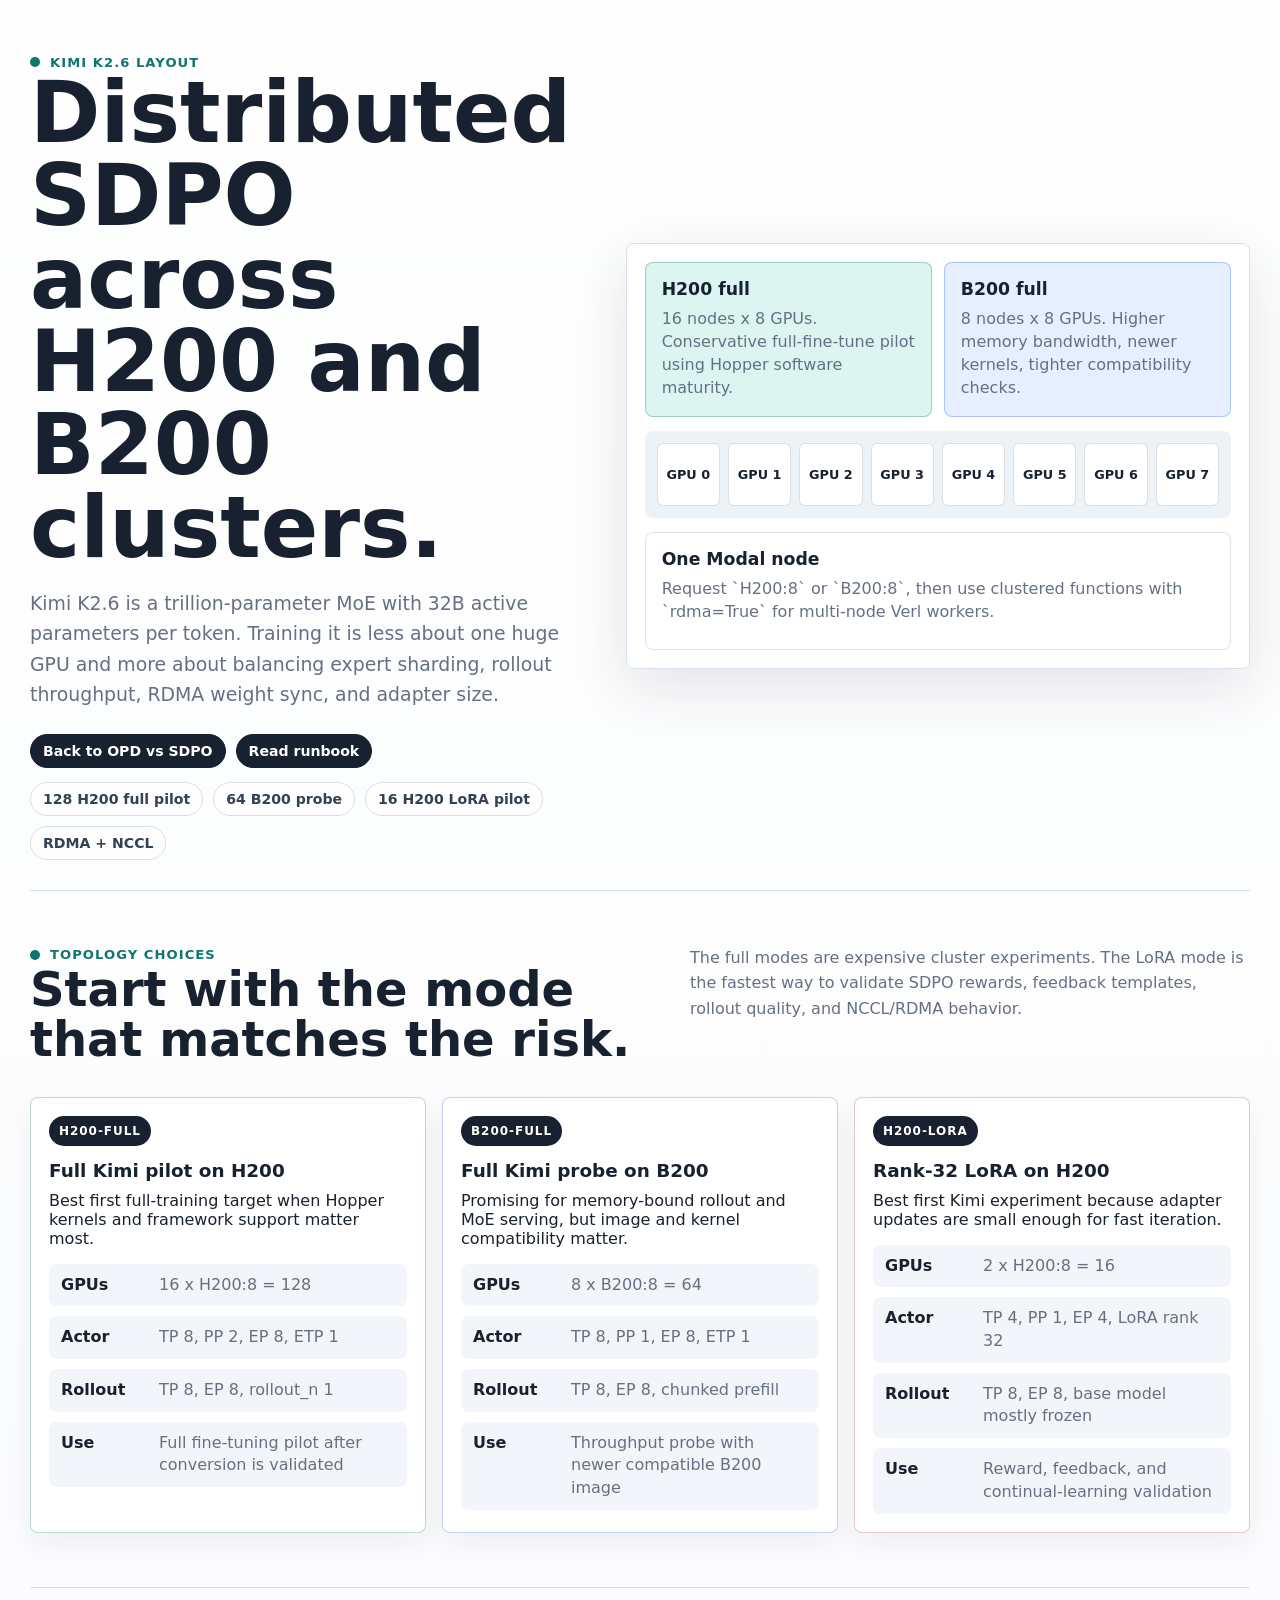
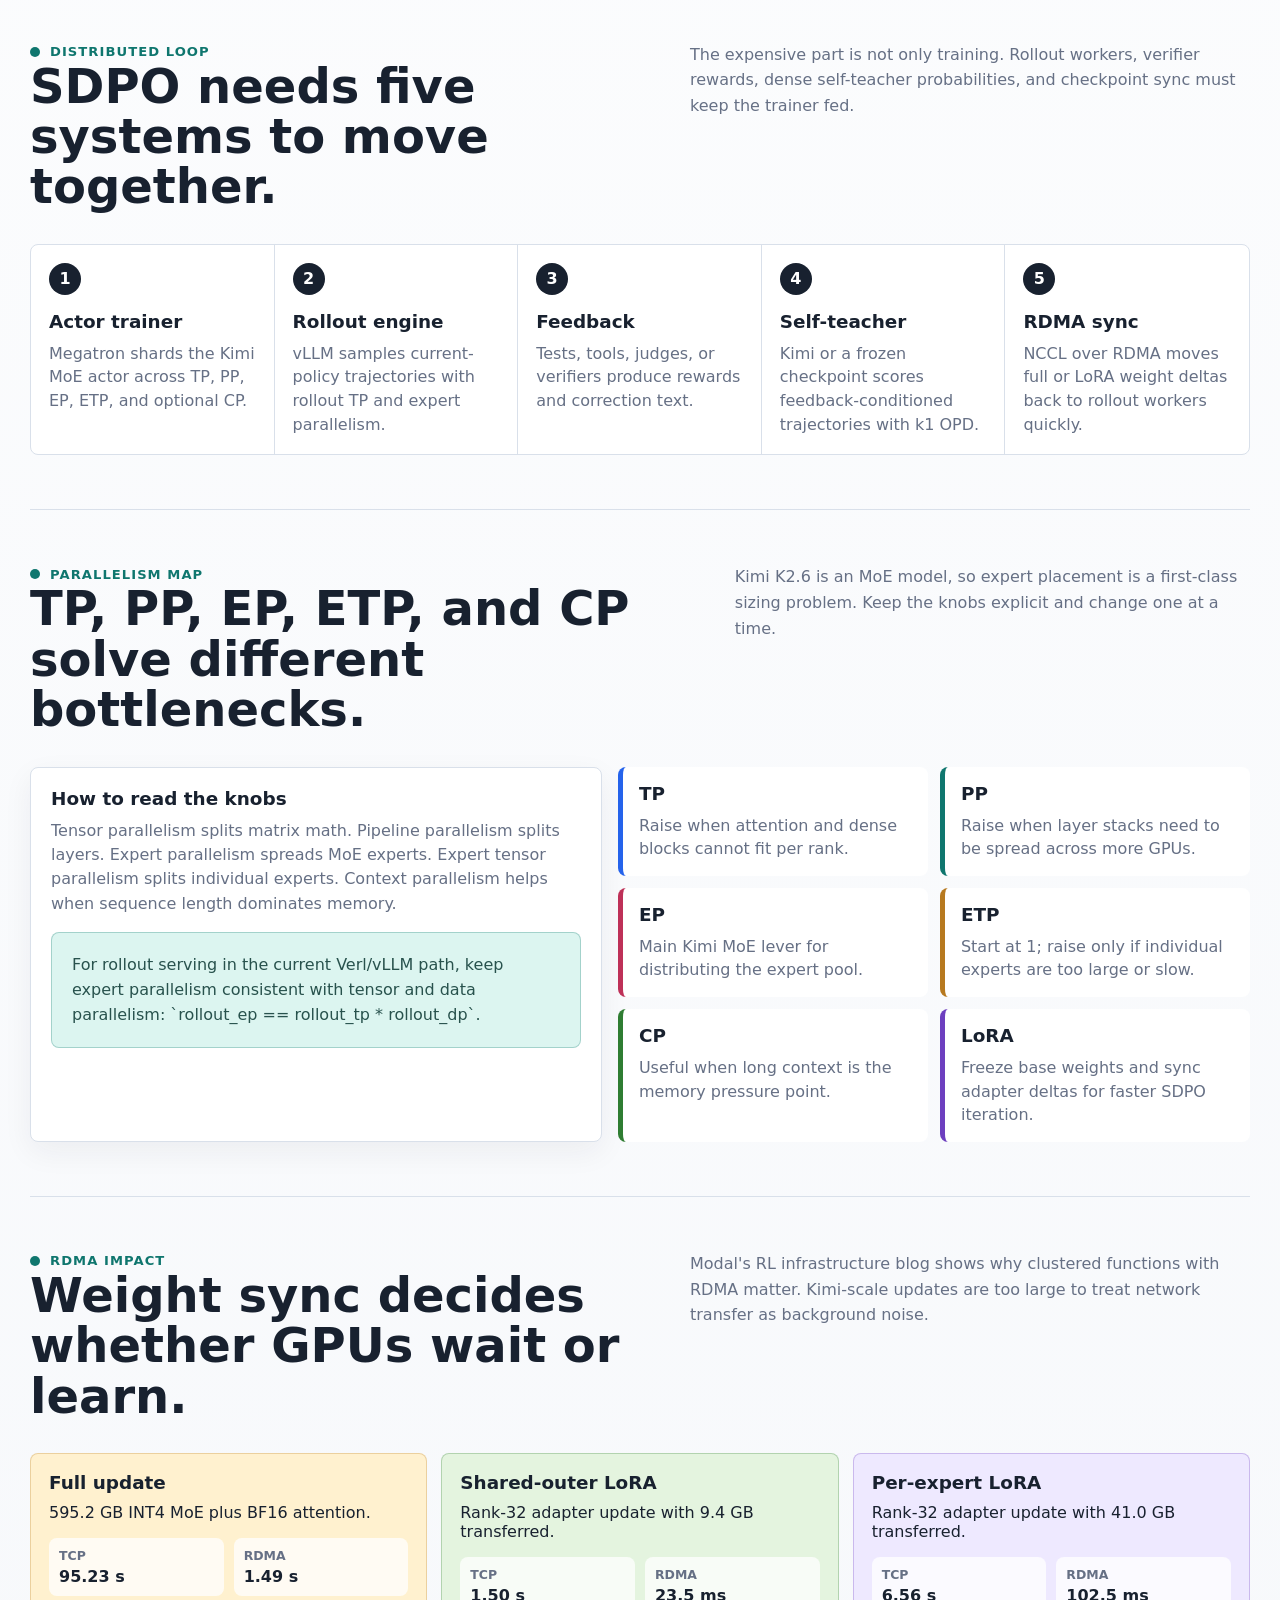
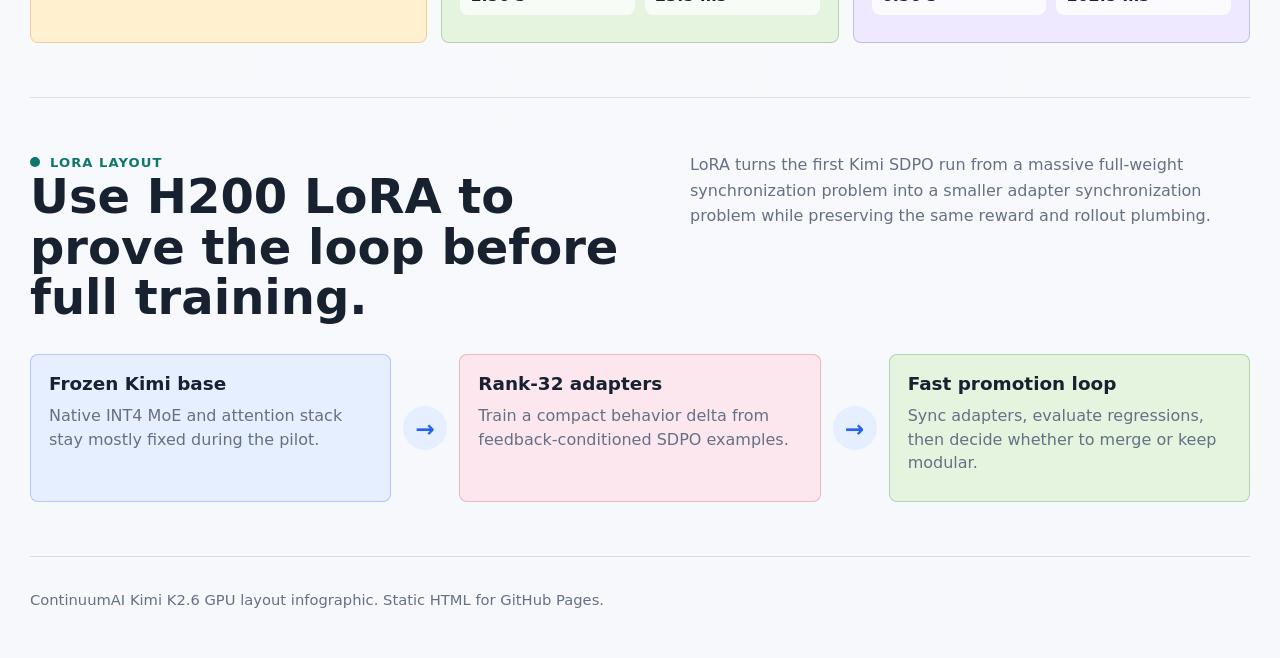
<file: docs/kimi-k26-gpu-layout.html>
<!doctype html>
<html lang="en">
  <head>
    <meta charset="utf-8" />
    <meta name="viewport" content="width=device-width, initial-scale=1" />
    <title>ContinuumAI: Kimi K2.6 GPU Layout</title>
    <meta
      name="description"
      content="A static infographic for Kimi K2.6 distributed SDPO training layouts on Modal H200 and B200 clusters."
    />
    <style>
      :root {
        color-scheme: light;
        --ink: #18212f;
        --muted: #667085;
        --line: #d9e0ea;
        --paper: #f6f8fb;
        --panel: #ffffff;
        --blue: #2563eb;
        --blue-soft: #e6efff;
        --teal: #0f766e;
        --teal-soft: #dcf5f0;
        --rose: #be3158;
        --rose-soft: #fde7ee;
        --amber: #b7791f;
        --amber-soft: #fff1cf;
        --green: #2f7d32;
        --green-soft: #e4f4df;
        --violet: #6d3fbf;
        --violet-soft: #eee9ff;
        --shadow: 0 18px 60px rgba(30, 41, 59, 0.12);
        font-family:
          Inter, ui-sans-serif, system-ui, -apple-system, BlinkMacSystemFont,
          "Segoe UI", sans-serif;
      }

      * {
        box-sizing: border-box;
      }

      body {
        margin: 0;
        color: var(--ink);
        background:
          linear-gradient(180deg, rgba(255, 255, 255, 0.92), rgba(246, 248, 251, 0.98)),
          var(--paper);
      }

      main {
        width: min(1220px, calc(100% - 32px));
        margin: 0 auto;
      }

      .hero {
        min-height: 66vh;
        display: grid;
        align-items: center;
        padding: 52px 0 30px;
        border-bottom: 1px solid var(--line);
      }

      .hero-grid {
        display: grid;
        grid-template-columns: minmax(0, 0.94fr) minmax(380px, 1.06fr);
        gap: 42px;
        align-items: center;
      }

      .eyebrow {
        display: inline-flex;
        align-items: center;
        gap: 10px;
        color: var(--teal);
        font-size: 0.82rem;
        font-weight: 900;
        letter-spacing: 0.08em;
        text-transform: uppercase;
      }

      .eyebrow::before {
        content: "";
        width: 10px;
        height: 10px;
        border-radius: 999px;
        background: var(--teal);
      }

      h1,
      h2,
      h3,
      p {
        margin-top: 0;
      }

      h1 {
        max-width: 820px;
        margin-bottom: 18px;
        font-size: 5.3rem;
        line-height: 0.98;
        letter-spacing: 0;
      }

      h2 {
        margin-bottom: 8px;
        font-size: 3rem;
        line-height: 1.05;
        letter-spacing: 0;
      }

      h3 {
        margin-bottom: 10px;
        font-size: 1.15rem;
      }

      .lede {
        max-width: 720px;
        margin-bottom: 24px;
        color: var(--muted);
        font-size: 1.18rem;
        line-height: 1.62;
      }

      .nav-row,
      .tag-row {
        display: flex;
        flex-wrap: wrap;
        gap: 10px;
      }

      .nav-link,
      .tag {
        border: 1px solid var(--line);
        border-radius: 999px;
        background: rgba(255, 255, 255, 0.78);
        padding: 8px 12px;
        color: #344054;
        font-size: 0.88rem;
        font-weight: 800;
        text-decoration: none;
      }

      .nav-link {
        color: #ffffff;
        background: var(--ink);
        border-color: var(--ink);
      }

      .nav-link:focus,
      .nav-link:hover {
        background: var(--blue);
        border-color: var(--blue);
      }

      .cluster-board {
        display: grid;
        gap: 14px;
        border: 1px solid var(--line);
        border-radius: 8px;
        background: rgba(255, 255, 255, 0.86);
        padding: 18px;
        box-shadow: var(--shadow);
      }

      .cluster-top {
        display: grid;
        grid-template-columns: 1fr 1fr;
        gap: 12px;
      }

      .mini-card {
        min-height: 118px;
        border: 1px solid var(--line);
        border-radius: 8px;
        padding: 16px;
        background: var(--panel);
      }

      .mini-card.h200 {
        background: var(--teal-soft);
        border-color: rgba(15, 118, 110, 0.3);
      }

      .mini-card.b200 {
        background: var(--blue-soft);
        border-color: rgba(37, 99, 235, 0.3);
      }

      .mini-card strong {
        display: block;
        margin-bottom: 8px;
        font-size: 1.08rem;
      }

      .mini-card span {
        display: block;
        color: var(--muted);
        line-height: 1.45;
      }

      .gpu-grid {
        display: grid;
        grid-template-columns: repeat(8, minmax(0, 1fr));
        gap: 8px;
        border-radius: 8px;
        background: #edf2f7;
        padding: 12px;
      }

      .gpu {
        display: grid;
        place-items: center;
        aspect-ratio: 1;
        min-width: 0;
        border: 1px solid rgba(24, 33, 47, 0.14);
        border-radius: 6px;
        background: var(--panel);
        color: var(--ink);
        font-size: 0.8rem;
        font-weight: 900;
      }

      .flow {
        display: grid;
        grid-template-columns: repeat(5, minmax(0, 1fr));
        gap: 0;
        border: 1px solid var(--line);
        border-radius: 8px;
        overflow: hidden;
        background: var(--panel);
      }

      .flow-step {
        min-height: 170px;
        padding: 18px;
        border-right: 1px solid var(--line);
      }

      .flow-step:last-child {
        border-right: 0;
      }

      .flow-step b {
        display: inline-grid;
        place-items: center;
        width: 32px;
        height: 32px;
        margin-bottom: 16px;
        border-radius: 999px;
        color: #ffffff;
        background: var(--ink);
      }

      .flow-step p {
        margin: 0;
        color: var(--muted);
        line-height: 1.48;
      }

      section {
        padding: 54px 0;
        border-bottom: 1px solid var(--line);
      }

      .section-head {
        display: flex;
        justify-content: space-between;
        gap: 28px;
        margin-bottom: 24px;
      }

      .section-head p {
        max-width: 560px;
        color: var(--muted);
        line-height: 1.6;
      }

      .topology-grid {
        display: grid;
        grid-template-columns: repeat(3, minmax(0, 1fr));
        gap: 16px;
      }

      .topology-card {
        border: 1px solid var(--line);
        border-radius: 8px;
        background: var(--panel);
        padding: 18px;
        box-shadow: 0 10px 30px rgba(30, 41, 59, 0.06);
      }

      .topology-card.h200 {
        border-color: rgba(15, 118, 110, 0.28);
      }

      .topology-card.b200 {
        border-color: rgba(37, 99, 235, 0.28);
      }

      .topology-card.lora {
        border-color: rgba(190, 49, 88, 0.28);
      }

      .mode-tag {
        display: inline-flex;
        align-items: center;
        min-height: 30px;
        margin-bottom: 14px;
        border-radius: 999px;
        padding: 6px 10px;
        color: #ffffff;
        background: var(--ink);
        font-size: 0.75rem;
        font-weight: 900;
        letter-spacing: 0.08em;
        text-transform: uppercase;
      }

      .stat-list {
        display: grid;
        gap: 10px;
        margin: 16px 0 0;
        padding: 0;
        list-style: none;
      }

      .stat-list li {
        display: grid;
        grid-template-columns: 88px 1fr;
        gap: 10px;
        border-radius: 8px;
        background: #f2f5f9;
        padding: 10px 12px;
        color: var(--muted);
        line-height: 1.42;
      }

      .stat-list strong {
        color: var(--ink);
      }

      .parallel {
        display: grid;
        grid-template-columns: 0.95fr 1.05fr;
        gap: 16px;
      }

      .panel {
        border: 1px solid var(--line);
        border-radius: 8px;
        background: var(--panel);
        padding: 20px;
        box-shadow: 0 10px 30px rgba(30, 41, 59, 0.06);
      }

      .panel p {
        color: var(--muted);
        line-height: 1.52;
      }

      .matrix {
        display: grid;
        grid-template-columns: repeat(2, minmax(0, 1fr));
        gap: 12px;
      }

      .matrix-cell {
        border-left: 5px solid var(--blue);
        border-radius: 8px;
        background: var(--panel);
        padding: 16px;
      }

      .matrix-cell:nth-child(2) {
        border-left-color: var(--teal);
      }

      .matrix-cell:nth-child(3) {
        border-left-color: var(--rose);
      }

      .matrix-cell:nth-child(4) {
        border-left-color: var(--amber);
      }

      .matrix-cell:nth-child(5) {
        border-left-color: var(--green);
      }

      .matrix-cell:nth-child(6) {
        border-left-color: var(--violet);
      }

      .matrix-cell span {
        display: block;
        color: var(--muted);
        line-height: 1.45;
      }

      .transfer-grid {
        display: grid;
        grid-template-columns: repeat(3, minmax(0, 1fr));
        gap: 14px;
      }

      .transfer-card {
        min-height: 190px;
        border: 1px solid var(--line);
        border-radius: 8px;
        background: var(--panel);
        padding: 18px;
      }

      .transfer-card.full {
        background: var(--amber-soft);
        border-color: rgba(183, 121, 31, 0.28);
      }

      .transfer-card.shared {
        background: var(--green-soft);
        border-color: rgba(47, 125, 50, 0.28);
      }

      .transfer-card.expert {
        background: var(--violet-soft);
        border-color: rgba(109, 63, 191, 0.28);
      }

      .speed-pair {
        display: grid;
        grid-template-columns: 1fr 1fr;
        gap: 10px;
        margin-top: 16px;
      }

      .speed {
        border-radius: 8px;
        background: rgba(255, 255, 255, 0.76);
        padding: 10px;
      }

      .speed span {
        display: block;
        color: var(--muted);
        font-size: 0.78rem;
        font-weight: 900;
        text-transform: uppercase;
      }

      .speed strong {
        display: block;
        margin-top: 4px;
      }

      .lora-layout {
        display: grid;
        grid-template-columns: 1fr 44px 1fr 44px 1fr;
        gap: 12px;
        align-items: stretch;
      }

      .layout-node {
        min-height: 148px;
        border: 1px solid var(--line);
        border-radius: 8px;
        background: var(--panel);
        padding: 18px;
      }

      .layout-node.base {
        background: var(--blue-soft);
        border-color: rgba(37, 99, 235, 0.28);
      }

      .layout-node.adapter {
        background: var(--rose-soft);
        border-color: rgba(190, 49, 88, 0.28);
      }

      .layout-node.sync {
        background: var(--green-soft);
        border-color: rgba(47, 125, 50, 0.28);
      }

      .layout-node span {
        color: var(--muted);
        line-height: 1.45;
      }

      .arrow {
        display: grid;
        place-items: center;
        width: 44px;
        min-height: 44px;
        border-radius: 999px;
        align-self: center;
        color: var(--blue);
        background: var(--blue-soft);
        font-size: 1.45rem;
        font-weight: 900;
      }

      .callout {
        border: 1px solid rgba(15, 118, 110, 0.28);
        border-radius: 8px;
        background: var(--teal-soft);
        padding: 20px;
      }

      .callout p {
        margin: 0;
        color: #28524d;
        line-height: 1.55;
      }

      footer {
        padding: 34px 0 50px;
        color: var(--muted);
        font-size: 0.92rem;
      }

      @media (max-width: 980px) {
        main {
          width: min(100% - 24px, 760px);
        }

        .hero {
          min-height: auto;
          padding-top: 38px;
        }

        .hero-grid,
        .section-head,
        .parallel,
        .topology-grid,
        .transfer-grid {
          grid-template-columns: 1fr;
        }

        .section-head {
          display: grid;
        }

        h1 {
          font-size: 3.6rem;
        }

        h2 {
          font-size: 2.25rem;
        }

        .flow {
          grid-template-columns: 1fr;
        }

        .flow-step {
          min-height: auto;
          border-right: 0;
          border-bottom: 1px solid var(--line);
        }

        .flow-step:last-child {
          border-bottom: 0;
        }

        .lora-layout {
          grid-template-columns: 1fr;
        }

        .arrow {
          transform: rotate(90deg);
          justify-self: center;
        }
      }

      @media (max-width: 560px) {
        h1 {
          font-size: 2.5rem;
        }

        h2 {
          font-size: 1.85rem;
        }

        .cluster-top,
        .matrix,
        .speed-pair {
          grid-template-columns: 1fr;
        }

        .gpu-grid {
          grid-template-columns: repeat(4, minmax(0, 1fr));
        }

        .stat-list li {
          grid-template-columns: 1fr;
        }
      }
    </style>
  </head>
  <body>
    <main>
      <header class="hero">
        <div class="hero-grid">
          <div>
            <div class="eyebrow">Kimi K2.6 Layout</div>
            <h1>Distributed SDPO across H200 and B200 clusters.</h1>
            <p class="lede">
              Kimi K2.6 is a trillion-parameter MoE with 32B active parameters
              per token. Training it is less about one huge GPU and more about
              balancing expert sharding, rollout throughput, RDMA weight sync,
              and adapter size.
            </p>
            <div class="nav-row" aria-label="Page navigation">
              <a class="nav-link" href="index.html">Back to OPD vs SDPO</a>
              <a class="nav-link" href="kimi-k26-sdpo-modal.md">Read runbook</a>
            </div>
            <div class="tag-row" aria-label="Key layout concepts" style="margin-top: 14px">
              <span class="tag">128 H200 full pilot</span>
              <span class="tag">64 B200 probe</span>
              <span class="tag">16 H200 LoRA pilot</span>
              <span class="tag">RDMA + NCCL</span>
            </div>
          </div>

          <div class="cluster-board" aria-label="Kimi K2.6 GPU layout summary">
            <div class="cluster-top">
              <div class="mini-card h200">
                <strong>H200 full</strong>
                <span>16 nodes x 8 GPUs. Conservative full-fine-tune pilot using Hopper software maturity.</span>
              </div>
              <div class="mini-card b200">
                <strong>B200 full</strong>
                <span>8 nodes x 8 GPUs. Higher memory bandwidth, newer kernels, tighter compatibility checks.</span>
              </div>
            </div>
            <div class="gpu-grid" aria-label="Eight GPU node">
              <div class="gpu">GPU 0</div>
              <div class="gpu">GPU 1</div>
              <div class="gpu">GPU 2</div>
              <div class="gpu">GPU 3</div>
              <div class="gpu">GPU 4</div>
              <div class="gpu">GPU 5</div>
              <div class="gpu">GPU 6</div>
              <div class="gpu">GPU 7</div>
            </div>
            <div class="mini-card">
              <strong>One Modal node</strong>
              <span>Request `H200:8` or `B200:8`, then use clustered functions with `rdma=True` for multi-node Verl workers.</span>
            </div>
          </div>
        </div>
      </header>

      <section>
        <div class="section-head">
          <div>
            <div class="eyebrow">Topology Choices</div>
            <h2>Start with the mode that matches the risk.</h2>
          </div>
          <p>
            The full modes are expensive cluster experiments. The LoRA mode is
            the fastest way to validate SDPO rewards, feedback templates,
            rollout quality, and NCCL/RDMA behavior.
          </p>
        </div>

        <div class="topology-grid">
          <article class="topology-card h200">
            <span class="mode-tag">h200-full</span>
            <h3>Full Kimi pilot on H200</h3>
            <p>Best first full-training target when Hopper kernels and framework support matter most.</p>
            <ul class="stat-list">
              <li><strong>GPUs</strong><span>16 x H200:8 = 128</span></li>
              <li><strong>Actor</strong><span>TP 8, PP 2, EP 8, ETP 1</span></li>
              <li><strong>Rollout</strong><span>TP 8, EP 8, rollout_n 1</span></li>
              <li><strong>Use</strong><span>Full fine-tuning pilot after conversion is validated</span></li>
            </ul>
          </article>

          <article class="topology-card b200">
            <span class="mode-tag">b200-full</span>
            <h3>Full Kimi probe on B200</h3>
            <p>Promising for memory-bound rollout and MoE serving, but image and kernel compatibility matter.</p>
            <ul class="stat-list">
              <li><strong>GPUs</strong><span>8 x B200:8 = 64</span></li>
              <li><strong>Actor</strong><span>TP 8, PP 1, EP 8, ETP 1</span></li>
              <li><strong>Rollout</strong><span>TP 8, EP 8, chunked prefill</span></li>
              <li><strong>Use</strong><span>Throughput probe with newer compatible B200 image</span></li>
            </ul>
          </article>

          <article class="topology-card lora">
            <span class="mode-tag">h200-lora</span>
            <h3>Rank-32 LoRA on H200</h3>
            <p>Best first Kimi experiment because adapter updates are small enough for fast iteration.</p>
            <ul class="stat-list">
              <li><strong>GPUs</strong><span>2 x H200:8 = 16</span></li>
              <li><strong>Actor</strong><span>TP 4, PP 1, EP 4, LoRA rank 32</span></li>
              <li><strong>Rollout</strong><span>TP 8, EP 8, base model mostly frozen</span></li>
              <li><strong>Use</strong><span>Reward, feedback, and continual-learning validation</span></li>
            </ul>
          </article>
        </div>
      </section>

      <section>
        <div class="section-head">
          <div>
            <div class="eyebrow">Distributed Loop</div>
            <h2>SDPO needs five systems to move together.</h2>
          </div>
          <p>
            The expensive part is not only training. Rollout workers, verifier
            rewards, dense self-teacher probabilities, and checkpoint sync must
            keep the trainer fed.
          </p>
        </div>

        <div class="flow" aria-label="Kimi SDPO distributed training flow">
          <article class="flow-step">
            <b>1</b>
            <h3>Actor trainer</h3>
            <p>Megatron shards the Kimi MoE actor across TP, PP, EP, ETP, and optional CP.</p>
          </article>
          <article class="flow-step">
            <b>2</b>
            <h3>Rollout engine</h3>
            <p>vLLM samples current-policy trajectories with rollout TP and expert parallelism.</p>
          </article>
          <article class="flow-step">
            <b>3</b>
            <h3>Feedback</h3>
            <p>Tests, tools, judges, or verifiers produce rewards and correction text.</p>
          </article>
          <article class="flow-step">
            <b>4</b>
            <h3>Self-teacher</h3>
            <p>Kimi or a frozen checkpoint scores feedback-conditioned trajectories with k1 OPD.</p>
          </article>
          <article class="flow-step">
            <b>5</b>
            <h3>RDMA sync</h3>
            <p>NCCL over RDMA moves full or LoRA weight deltas back to rollout workers quickly.</p>
          </article>
        </div>
      </section>

      <section>
        <div class="section-head">
          <div>
            <div class="eyebrow">Parallelism Map</div>
            <h2>TP, PP, EP, ETP, and CP solve different bottlenecks.</h2>
          </div>
          <p>
            Kimi K2.6 is an MoE model, so expert placement is a first-class
            sizing problem. Keep the knobs explicit and change one at a time.
          </p>
        </div>

        <div class="parallel">
          <div class="panel">
            <h3>How to read the knobs</h3>
            <p>
              Tensor parallelism splits matrix math. Pipeline parallelism splits
              layers. Expert parallelism spreads MoE experts. Expert tensor
              parallelism splits individual experts. Context parallelism helps
              when sequence length dominates memory.
            </p>
            <div class="callout">
              <p>
                For rollout serving in the current Verl/vLLM path, keep expert
                parallelism consistent with tensor and data parallelism:
                `rollout_ep == rollout_tp * rollout_dp`.
              </p>
            </div>
          </div>

          <div class="matrix">
            <div class="matrix-cell">
              <h3>TP</h3>
              <span>Raise when attention and dense blocks cannot fit per rank.</span>
            </div>
            <div class="matrix-cell">
              <h3>PP</h3>
              <span>Raise when layer stacks need to be spread across more GPUs.</span>
            </div>
            <div class="matrix-cell">
              <h3>EP</h3>
              <span>Main Kimi MoE lever for distributing the expert pool.</span>
            </div>
            <div class="matrix-cell">
              <h3>ETP</h3>
              <span>Start at 1; raise only if individual experts are too large or slow.</span>
            </div>
            <div class="matrix-cell">
              <h3>CP</h3>
              <span>Useful when long context is the memory pressure point.</span>
            </div>
            <div class="matrix-cell">
              <h3>LoRA</h3>
              <span>Freeze base weights and sync adapter deltas for faster SDPO iteration.</span>
            </div>
          </div>
        </div>
      </section>

      <section>
        <div class="section-head">
          <div>
            <div class="eyebrow">RDMA Impact</div>
            <h2>Weight sync decides whether GPUs wait or learn.</h2>
          </div>
          <p>
            Modal's RL infrastructure blog shows why clustered functions with
            RDMA matter. Kimi-scale updates are too large to treat network
            transfer as background noise.
          </p>
        </div>

        <div class="transfer-grid">
          <article class="transfer-card full">
            <h3>Full update</h3>
            <p>595.2 GB INT4 MoE plus BF16 attention.</p>
            <div class="speed-pair">
              <div class="speed">
                <span>TCP</span>
                <strong>95.23 s</strong>
              </div>
              <div class="speed">
                <span>RDMA</span>
                <strong>1.49 s</strong>
              </div>
            </div>
          </article>

          <article class="transfer-card shared">
            <h3>Shared-outer LoRA</h3>
            <p>Rank-32 adapter update with 9.4 GB transferred.</p>
            <div class="speed-pair">
              <div class="speed">
                <span>TCP</span>
                <strong>1.50 s</strong>
              </div>
              <div class="speed">
                <span>RDMA</span>
                <strong>23.5 ms</strong>
              </div>
            </div>
          </article>

          <article class="transfer-card expert">
            <h3>Per-expert LoRA</h3>
            <p>Rank-32 adapter update with 41.0 GB transferred.</p>
            <div class="speed-pair">
              <div class="speed">
                <span>TCP</span>
                <strong>6.56 s</strong>
              </div>
              <div class="speed">
                <span>RDMA</span>
                <strong>102.5 ms</strong>
              </div>
            </div>
          </article>
        </div>
      </section>

      <section>
        <div class="section-head">
          <div>
            <div class="eyebrow">LoRA Layout</div>
            <h2>Use H200 LoRA to prove the loop before full training.</h2>
          </div>
          <p>
            LoRA turns the first Kimi SDPO run from a massive full-weight
            synchronization problem into a smaller adapter synchronization
            problem while preserving the same reward and rollout plumbing.
          </p>
        </div>

        <div class="lora-layout" aria-label="LoRA training layout">
          <div class="layout-node base">
            <h3>Frozen Kimi base</h3>
            <span>Native INT4 MoE and attention stack stay mostly fixed during the pilot.</span>
          </div>
          <div class="arrow">&rarr;</div>
          <div class="layout-node adapter">
            <h3>Rank-32 adapters</h3>
            <span>Train a compact behavior delta from feedback-conditioned SDPO examples.</span>
          </div>
          <div class="arrow">&rarr;</div>
          <div class="layout-node sync">
            <h3>Fast promotion loop</h3>
            <span>Sync adapters, evaluate regressions, then decide whether to merge or keep modular.</span>
          </div>
        </div>
      </section>

      <footer>
        ContinuumAI Kimi K2.6 GPU layout infographic. Static HTML for GitHub Pages.
      </footer>
    </main>
  </body>
</html>
</file>
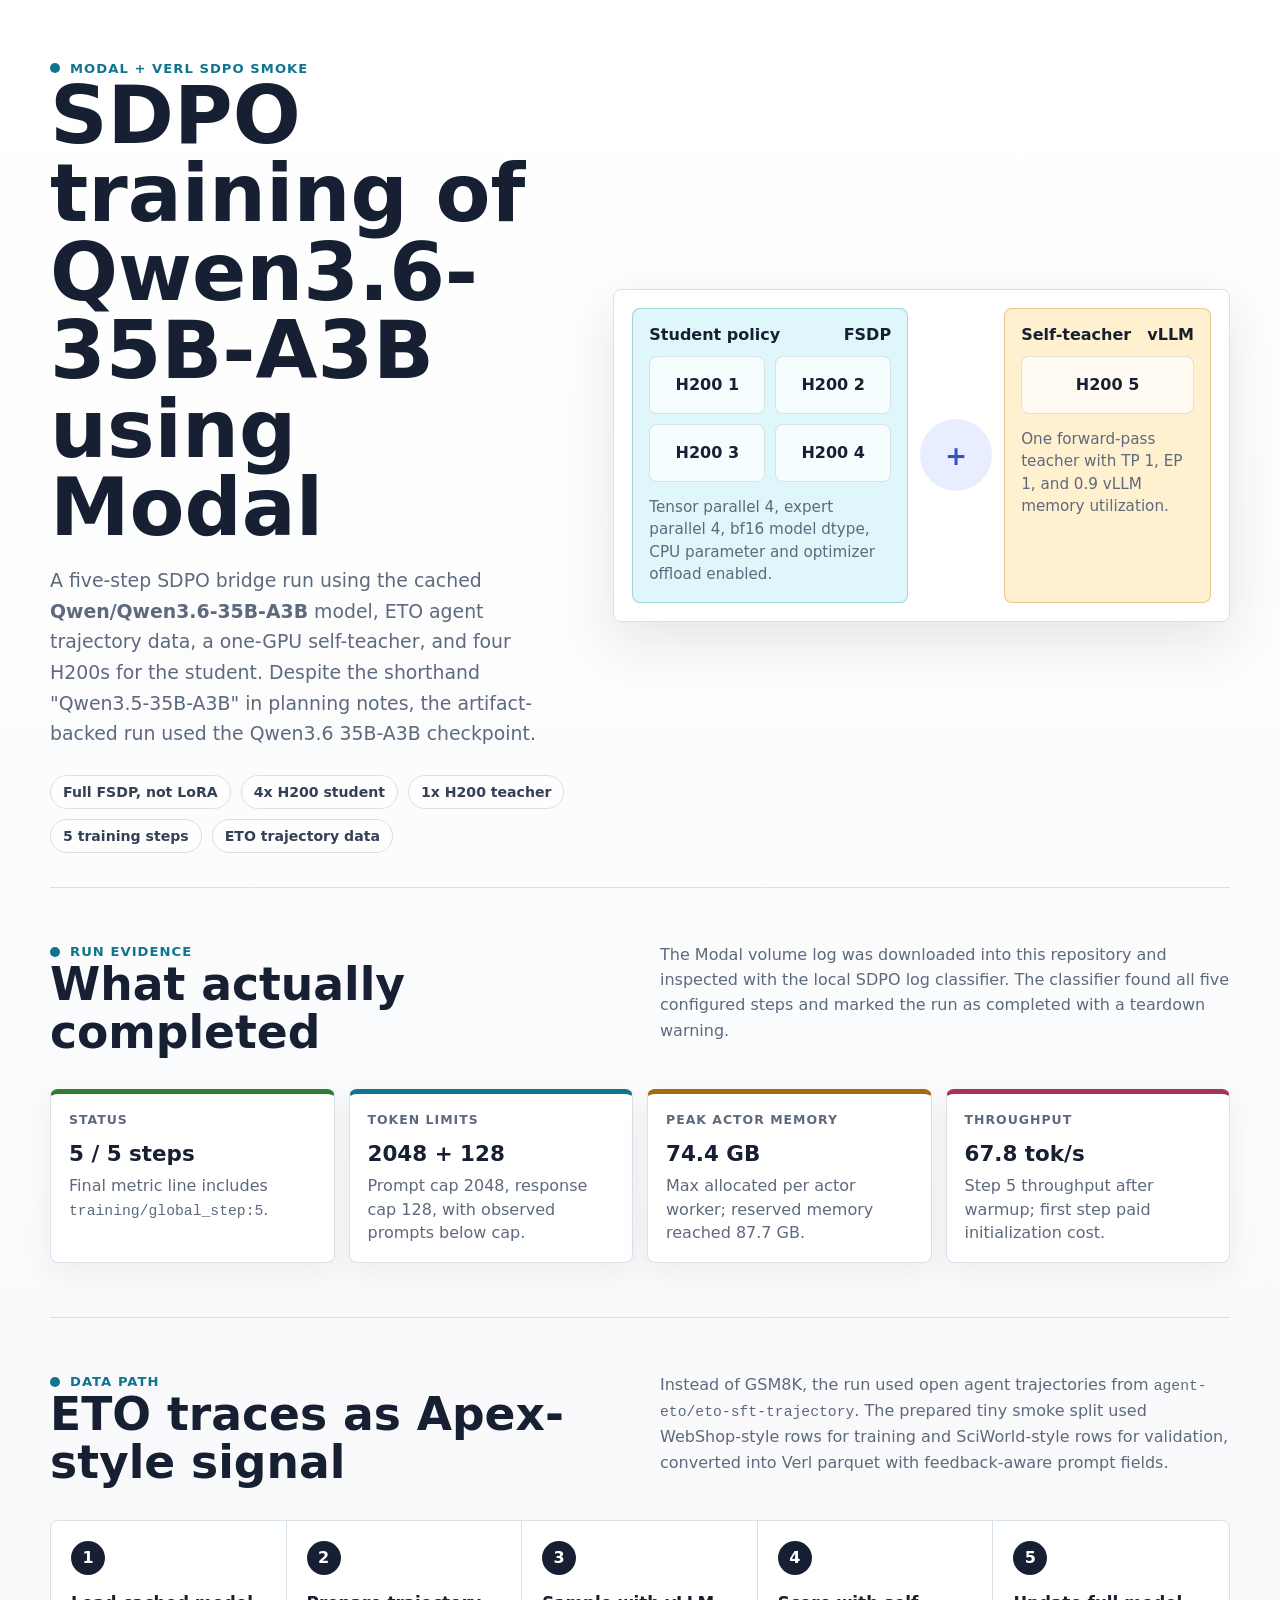
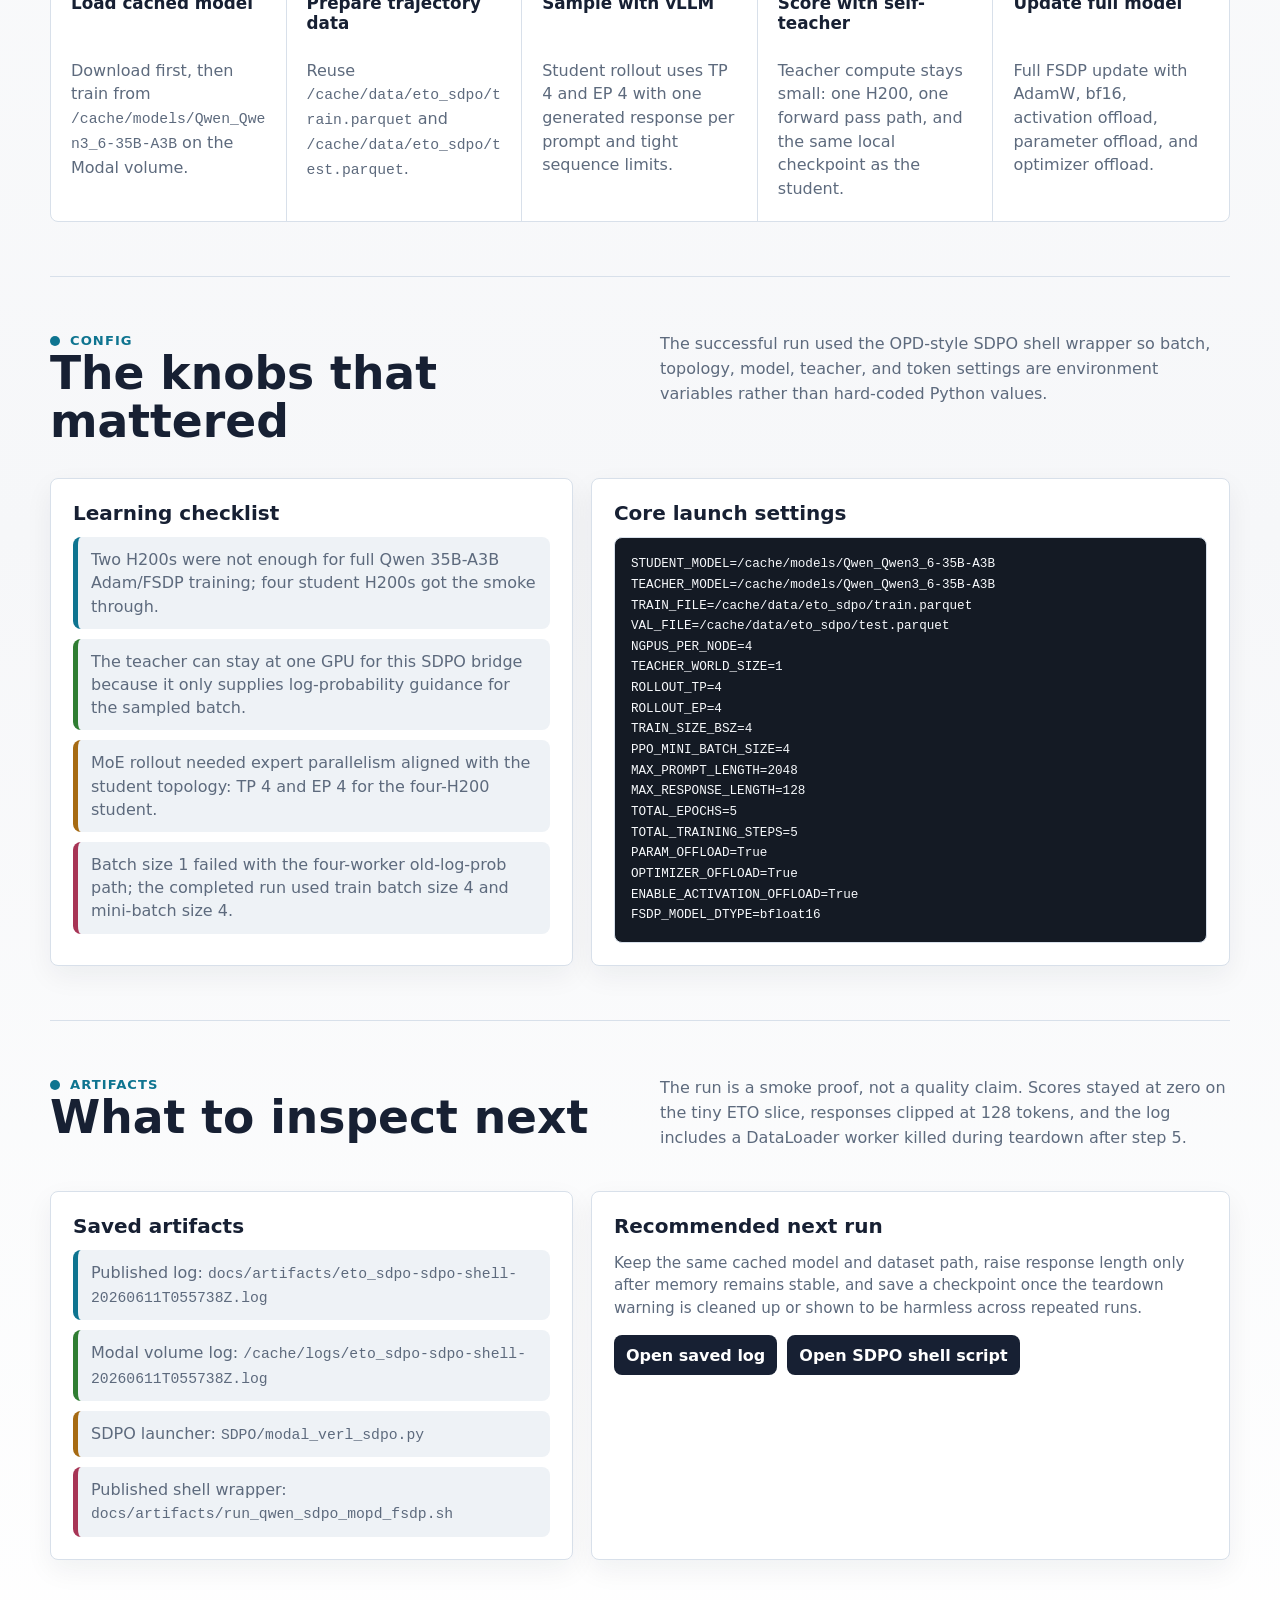
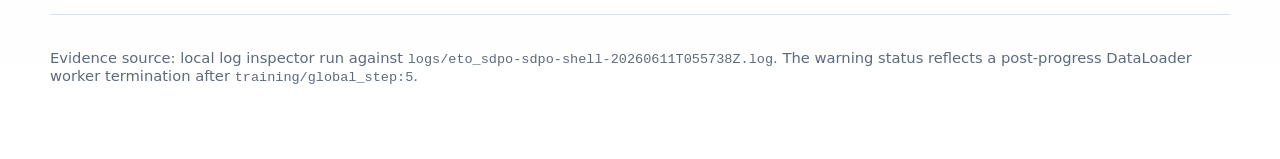
<file: docs/qwen-35b-a3b-sdpo.html>
<!doctype html>
<html lang="en">
  <head>
    <meta charset="utf-8" />
    <meta name="viewport" content="width=device-width, initial-scale=1" />
    <title>SDPO training of Qwen3.6-35B-A3B using Modal</title>
    <meta
      name="description"
      content="Infographic for the Qwen 35B-A3B SDPO smoke run on Modal with Verl, H200 GPUs, ETO trajectory data, and full FSDP training."
    />
    <style>
      :root {
        color-scheme: light;
        --ink: #172033;
        --muted: #5d6a7d;
        --line: #d8e0ea;
        --paper: #f6f7f9;
        --panel: #ffffff;
        --cyan: #0e7490;
        --cyan-soft: #dff6fb;
        --green: #2f7d32;
        --green-soft: #e5f3df;
        --wine: #a73455;
        --wine-soft: #fbe6ed;
        --gold: #a66a12;
        --gold-soft: #fff0cf;
        --blue: #3157b7;
        --blue-soft: #e8edff;
        --slate-soft: #eef2f6;
        --shadow: 0 18px 54px rgba(23, 32, 51, 0.11);
        font-family:
          Inter, ui-sans-serif, system-ui, -apple-system, BlinkMacSystemFont,
          "Segoe UI", sans-serif;
      }

      * {
        box-sizing: border-box;
      }

      body {
        margin: 0;
        color: var(--ink);
        background:
          linear-gradient(180deg, #ffffff 0%, var(--paper) 64%, #ffffff 100%);
      }

      code {
        font-family:
          "SFMono-Regular", Consolas, "Liberation Mono", Menlo, monospace;
        font-size: 0.92em;
        overflow-wrap: anywhere;
      }

      main {
        width: min(1180px, calc(100% - 32px));
        margin: 0 auto;
      }

      .hero {
        min-height: 72vh;
        display: grid;
        align-items: center;
        padding: 58px 0 34px;
        border-bottom: 1px solid var(--line);
      }

      .hero-grid {
        display: grid;
        grid-template-columns: minmax(0, 0.92fr) minmax(380px, 1.08fr);
        gap: 38px;
        align-items: center;
      }

      .eyebrow {
        display: inline-flex;
        align-items: center;
        gap: 10px;
        color: var(--cyan);
        font-size: 0.82rem;
        font-weight: 850;
        letter-spacing: 0.08em;
        text-transform: uppercase;
      }

      .eyebrow::before {
        content: "";
        width: 10px;
        height: 10px;
        border-radius: 999px;
        background: var(--cyan);
      }

      h1,
      h2,
      h3,
      p {
        margin-top: 0;
      }

      h1 {
        max-width: 780px;
        margin-bottom: 18px;
        font-size: 5rem;
        line-height: 0.98;
        letter-spacing: 0;
      }

      .lede {
        max-width: 700px;
        margin-bottom: 26px;
        color: var(--muted);
        font-size: 1.18rem;
        line-height: 1.62;
      }

      .tag-row {
        display: flex;
        flex-wrap: wrap;
        gap: 10px;
      }

      .tag {
        border: 1px solid var(--line);
        border-radius: 999px;
        background: rgba(255, 255, 255, 0.78);
        padding: 8px 12px;
        color: #344054;
        font-size: 0.88rem;
        font-weight: 760;
      }

      .run-card {
        border: 1px solid var(--line);
        border-radius: 8px;
        background: rgba(255, 255, 255, 0.9);
        box-shadow: var(--shadow);
        padding: 18px;
      }

      .gpu-map {
        display: grid;
        grid-template-columns: 1fr 72px 0.75fr;
        gap: 12px;
        align-items: stretch;
      }

      .gpu-block {
        min-height: 232px;
        border: 1px solid var(--line);
        border-radius: 8px;
        padding: 16px;
        background: var(--panel);
      }

      .gpu-block.student {
        background: var(--cyan-soft);
        border-color: rgba(14, 116, 144, 0.28);
      }

      .gpu-block.teacher {
        background: var(--gold-soft);
        border-color: rgba(166, 106, 18, 0.3);
      }

      .gpu-label {
        display: flex;
        justify-content: space-between;
        gap: 12px;
        margin-bottom: 12px;
        font-weight: 850;
      }

      .gpu-chip-grid {
        display: grid;
        grid-template-columns: repeat(2, minmax(0, 1fr));
        gap: 10px;
      }

      .chip {
        display: grid;
        place-items: center;
        min-height: 58px;
        border: 1px solid rgba(23, 32, 51, 0.12);
        border-radius: 8px;
        background: rgba(255, 255, 255, 0.72);
        font-weight: 850;
      }

      .teacher .gpu-chip-grid {
        grid-template-columns: 1fr;
      }

      .arrow {
        display: grid;
        place-items: center;
        align-self: center;
        width: 72px;
        min-height: 72px;
        border-radius: 999px;
        background: var(--blue-soft);
        color: var(--blue);
        font-size: 1.65rem;
        font-weight: 900;
      }

      .note {
        margin: 14px 0 0;
        color: var(--muted);
        font-size: 0.95rem;
        line-height: 1.48;
      }

      section {
        padding: 54px 0;
        border-bottom: 1px solid var(--line);
      }

      .section-head {
        display: flex;
        justify-content: space-between;
        gap: 28px;
        margin-bottom: 24px;
      }

      h2 {
        margin-bottom: 8px;
        font-size: 2.85rem;
        line-height: 1.06;
        letter-spacing: 0;
      }

      .section-head p {
        max-width: 570px;
        color: var(--muted);
        line-height: 1.58;
      }

      .metrics {
        display: grid;
        grid-template-columns: repeat(4, minmax(0, 1fr));
        gap: 14px;
      }

      .metric {
        min-height: 164px;
        border: 1px solid var(--line);
        border-radius: 8px;
        background: var(--panel);
        padding: 18px;
        box-shadow: 0 10px 28px rgba(23, 32, 51, 0.06);
      }

      .metric:nth-child(1) {
        border-top: 5px solid var(--green);
      }

      .metric:nth-child(2) {
        border-top: 5px solid var(--cyan);
      }

      .metric:nth-child(3) {
        border-top: 5px solid var(--gold);
      }

      .metric:nth-child(4) {
        border-top: 5px solid var(--wine);
      }

      .label {
        display: block;
        margin-bottom: 14px;
        color: var(--muted);
        font-size: 0.78rem;
        font-weight: 850;
        letter-spacing: 0.08em;
        text-transform: uppercase;
      }

      .metric strong {
        display: block;
        margin-bottom: 8px;
        font-size: 1.34rem;
      }

      .metric p {
        margin: 0;
        color: var(--muted);
        line-height: 1.45;
      }

      .pipeline {
        display: grid;
        grid-template-columns: repeat(5, minmax(0, 1fr));
        border: 1px solid var(--line);
        border-radius: 8px;
        overflow: hidden;
        background: var(--panel);
      }

      .phase {
        min-height: 240px;
        padding: 20px;
        border-right: 1px solid var(--line);
      }

      .phase:last-child {
        border-right: 0;
      }

      .phase b {
        display: inline-grid;
        place-items: center;
        width: 34px;
        height: 34px;
        margin-bottom: 18px;
        border-radius: 999px;
        color: #ffffff;
        background: var(--ink);
      }

      .phase h3 {
        min-height: 56px;
        margin-bottom: 10px;
        font-size: 1.05rem;
      }

      .phase p {
        margin: 0;
        color: var(--muted);
        line-height: 1.48;
      }

      .split {
        display: grid;
        grid-template-columns: minmax(0, 0.9fr) minmax(0, 1.1fr);
        gap: 18px;
      }

      .panel {
        min-width: 0;
        border: 1px solid var(--line);
        border-radius: 8px;
        background: var(--panel);
        padding: 22px;
        box-shadow: 0 10px 28px rgba(23, 32, 51, 0.06);
      }

      .panel h3 {
        margin-bottom: 12px;
        font-size: 1.25rem;
      }

      .list {
        display: grid;
        gap: 10px;
        margin: 0;
        padding: 0;
        list-style: none;
      }

      .list li {
        min-width: 0;
        border-left: 5px solid var(--cyan);
        border-radius: 8px;
        background: var(--slate-soft);
        padding: 11px 13px;
        color: var(--muted);
        line-height: 1.45;
        overflow-wrap: anywhere;
      }

      .list li:nth-child(2) {
        border-left-color: var(--green);
      }

      .list li:nth-child(3) {
        border-left-color: var(--gold);
      }

      .list li:nth-child(4) {
        border-left-color: var(--wine);
      }

      .code-block {
        overflow-x: auto;
        margin: 0;
        border: 1px solid var(--line);
        border-radius: 8px;
        background: #141a24;
        color: #f7f9fc;
        padding: 16px;
        font-size: 0.86rem;
        line-height: 1.5;
      }

      .link-row {
        display: flex;
        flex-wrap: wrap;
        gap: 10px;
        margin-top: 16px;
      }

      .button {
        display: inline-flex;
        align-items: center;
        min-height: 40px;
        border-radius: 8px;
        padding: 10px 12px;
        color: #ffffff;
        background: var(--ink);
        font-weight: 820;
        text-decoration: none;
      }

      .button:hover,
      .button:focus {
        background: var(--blue);
      }

      footer {
        padding: 34px 0 50px;
        color: var(--muted);
        font-size: 0.92rem;
      }

      @media (max-width: 940px) {
        main {
          width: min(100% - 24px, 720px);
        }

        .hero {
          min-height: auto;
          padding-top: 38px;
        }

        .hero-grid,
        .gpu-map,
        .section-head,
        .split {
          grid-template-columns: minmax(0, 1fr);
        }

        .arrow {
          width: 100%;
          min-height: 50px;
          border-radius: 8px;
        }

        h1 {
          font-size: 3.35rem;
        }

        h2 {
          font-size: 2.2rem;
        }

        .metrics,
        .pipeline {
          grid-template-columns: 1fr;
        }

        .phase {
          min-height: auto;
          border-right: 0;
          border-bottom: 1px solid var(--line);
        }

        .phase:last-child {
          border-bottom: 0;
        }
      }
    </style>
  </head>
  <body>
    <main>
      <header class="hero">
        <div class="hero-grid">
          <div>
            <span class="eyebrow">Modal + Verl SDPO smoke</span>
            <h1>SDPO training of Qwen3.6-35B-A3B using Modal</h1>
            <p class="lede">
              A five-step SDPO bridge run using the cached
              <strong>Qwen/Qwen3.6-35B-A3B</strong> model, ETO agent trajectory
              data, a one-GPU self-teacher, and four H200s for the student.
              Despite the shorthand "Qwen3.5-35B-A3B" in planning notes, the
              artifact-backed run used the Qwen3.6 35B-A3B checkpoint.
            </p>
            <div class="tag-row" aria-label="Run tags">
              <span class="tag">Full FSDP, not LoRA</span>
              <span class="tag">4x H200 student</span>
              <span class="tag">1x H200 teacher</span>
              <span class="tag">5 training steps</span>
              <span class="tag">ETO trajectory data</span>
            </div>
          </div>

          <div class="run-card" aria-label="GPU topology">
            <div class="gpu-map">
              <div class="gpu-block student">
                <div class="gpu-label">
                  <span>Student policy</span>
                  <span>FSDP</span>
                </div>
                <div class="gpu-chip-grid">
                  <div class="chip">H200 1</div>
                  <div class="chip">H200 2</div>
                  <div class="chip">H200 3</div>
                  <div class="chip">H200 4</div>
                </div>
                <p class="note">
                  Tensor parallel 4, expert parallel 4, bf16 model dtype, CPU
                  parameter and optimizer offload enabled.
                </p>
              </div>
              <div class="arrow" aria-hidden="true">+</div>
              <div class="gpu-block teacher">
                <div class="gpu-label">
                  <span>Self-teacher</span>
                  <span>vLLM</span>
                </div>
                <div class="gpu-chip-grid">
                  <div class="chip">H200 5</div>
                </div>
                <p class="note">
                  One forward-pass teacher with TP 1, EP 1, and 0.9 vLLM memory
                  utilization.
                </p>
              </div>
            </div>
          </div>
        </div>
      </header>

      <section>
        <div class="section-head">
          <div>
            <span class="eyebrow">Run evidence</span>
            <h2>What actually completed</h2>
          </div>
          <p>
            The Modal volume log was downloaded into this repository and
            inspected with the local SDPO log classifier. The classifier found
            all five configured steps and marked the run as completed with a
            teardown warning.
          </p>
        </div>

        <div class="metrics">
          <div class="metric">
            <span class="label">Status</span>
            <strong>5 / 5 steps</strong>
            <p>Final metric line includes <code>training/global_step:5</code>.</p>
          </div>
          <div class="metric">
            <span class="label">Token limits</span>
            <strong>2048 + 128</strong>
            <p>Prompt cap 2048, response cap 128, with observed prompts below cap.</p>
          </div>
          <div class="metric">
            <span class="label">Peak actor memory</span>
            <strong>74.4 GB</strong>
            <p>Max allocated per actor worker; reserved memory reached 87.7 GB.</p>
          </div>
          <div class="metric">
            <span class="label">Throughput</span>
            <strong>67.8 tok/s</strong>
            <p>Step 5 throughput after warmup; first step paid initialization cost.</p>
          </div>
        </div>
      </section>

      <section>
        <div class="section-head">
          <div>
            <span class="eyebrow">Data path</span>
            <h2>ETO traces as Apex-style signal</h2>
          </div>
          <p>
            Instead of GSM8K, the run used open agent trajectories from
            <code>agent-eto/eto-sft-trajectory</code>. The prepared tiny smoke
            split used WebShop-style rows for training and SciWorld-style rows
            for validation, converted into Verl parquet with feedback-aware
            prompt fields.
          </p>
        </div>

        <div class="pipeline">
          <div class="phase">
            <b>1</b>
            <h3>Load cached model</h3>
            <p>
              Download first, then train from
              <code>/cache/models/Qwen_Qwen3_6-35B-A3B</code> on the Modal volume.
            </p>
          </div>
          <div class="phase">
            <b>2</b>
            <h3>Prepare trajectory data</h3>
            <p>
              Reuse <code>/cache/data/eto_sdpo/train.parquet</code> and
              <code>/cache/data/eto_sdpo/test.parquet</code>.
            </p>
          </div>
          <div class="phase">
            <b>3</b>
            <h3>Sample with vLLM</h3>
            <p>
              Student rollout uses TP 4 and EP 4 with one generated response per
              prompt and tight sequence limits.
            </p>
          </div>
          <div class="phase">
            <b>4</b>
            <h3>Score with self-teacher</h3>
            <p>
              Teacher compute stays small: one H200, one forward pass path, and
              the same local checkpoint as the student.
            </p>
          </div>
          <div class="phase">
            <b>5</b>
            <h3>Update full model</h3>
            <p>
              Full FSDP update with AdamW, bf16, activation offload, parameter
              offload, and optimizer offload.
            </p>
          </div>
        </div>
      </section>

      <section>
        <div class="section-head">
          <div>
            <span class="eyebrow">Config</span>
            <h2>The knobs that mattered</h2>
          </div>
          <p>
            The successful run used the OPD-style SDPO shell wrapper so batch,
            topology, model, teacher, and token settings are environment
            variables rather than hard-coded Python values.
          </p>
        </div>

        <div class="split">
          <div class="panel">
            <h3>Learning checklist</h3>
            <ul class="list">
              <li>
                Two H200s were not enough for full Qwen 35B-A3B Adam/FSDP
                training; four student H200s got the smoke through.
              </li>
              <li>
                The teacher can stay at one GPU for this SDPO bridge because it
                only supplies log-probability guidance for the sampled batch.
              </li>
              <li>
                MoE rollout needed expert parallelism aligned with the student
                topology: TP 4 and EP 4 for the four-H200 student.
              </li>
              <li>
                Batch size 1 failed with the four-worker old-log-prob path; the
                completed run used train batch size 4 and mini-batch size 4.
              </li>
            </ul>
          </div>

          <div class="panel">
            <h3>Core launch settings</h3>
            <pre class="code-block"><code>STUDENT_MODEL=/cache/models/Qwen_Qwen3_6-35B-A3B
TEACHER_MODEL=/cache/models/Qwen_Qwen3_6-35B-A3B
TRAIN_FILE=/cache/data/eto_sdpo/train.parquet
VAL_FILE=/cache/data/eto_sdpo/test.parquet
NGPUS_PER_NODE=4
TEACHER_WORLD_SIZE=1
ROLLOUT_TP=4
ROLLOUT_EP=4
TRAIN_SIZE_BSZ=4
PPO_MINI_BATCH_SIZE=4
MAX_PROMPT_LENGTH=2048
MAX_RESPONSE_LENGTH=128
TOTAL_EPOCHS=5
TOTAL_TRAINING_STEPS=5
PARAM_OFFLOAD=True
OPTIMIZER_OFFLOAD=True
ENABLE_ACTIVATION_OFFLOAD=True
FSDP_MODEL_DTYPE=bfloat16</code></pre>
          </div>
        </div>
      </section>

      <section>
        <div class="section-head">
          <div>
            <span class="eyebrow">Artifacts</span>
            <h2>What to inspect next</h2>
          </div>
          <p>
            The run is a smoke proof, not a quality claim. Scores stayed at zero
            on the tiny ETO slice, responses clipped at 128 tokens, and the log
            includes a DataLoader worker killed during teardown after step 5.
          </p>
        </div>

        <div class="split">
          <div class="panel">
            <h3>Saved artifacts</h3>
            <ul class="list">
              <li>Published log: <code>docs/artifacts/eto_sdpo-sdpo-shell-20260611T055738Z.log</code></li>
              <li>Modal volume log: <code>/cache/logs/eto_sdpo-sdpo-shell-20260611T055738Z.log</code></li>
              <li>SDPO launcher: <code>SDPO/modal_verl_sdpo.py</code></li>
              <li>Published shell wrapper: <code>docs/artifacts/run_qwen_sdpo_mopd_fsdp.sh</code></li>
            </ul>
          </div>

          <div class="panel">
            <h3>Recommended next run</h3>
            <p class="note">
              Keep the same cached model and dataset path, raise response length
              only after memory remains stable, and save a checkpoint once the
              teardown warning is cleaned up or shown to be harmless across
              repeated runs.
            </p>
            <div class="link-row">
              <a class="button" href="artifacts/eto_sdpo-sdpo-shell-20260611T055738Z.log">
                Open saved log
              </a>
              <a class="button" href="artifacts/run_qwen_sdpo_mopd_fsdp.sh">
                Open SDPO shell script
              </a>
            </div>
          </div>
        </div>
      </section>

      <footer>
        Evidence source: local log inspector run against
        <code>logs/eto_sdpo-sdpo-shell-20260611T055738Z.log</code>. The warning
        status reflects a post-progress DataLoader worker termination after
        <code>training/global_step:5</code>.
      </footer>
    </main>
  </body>
</html>
</file>
